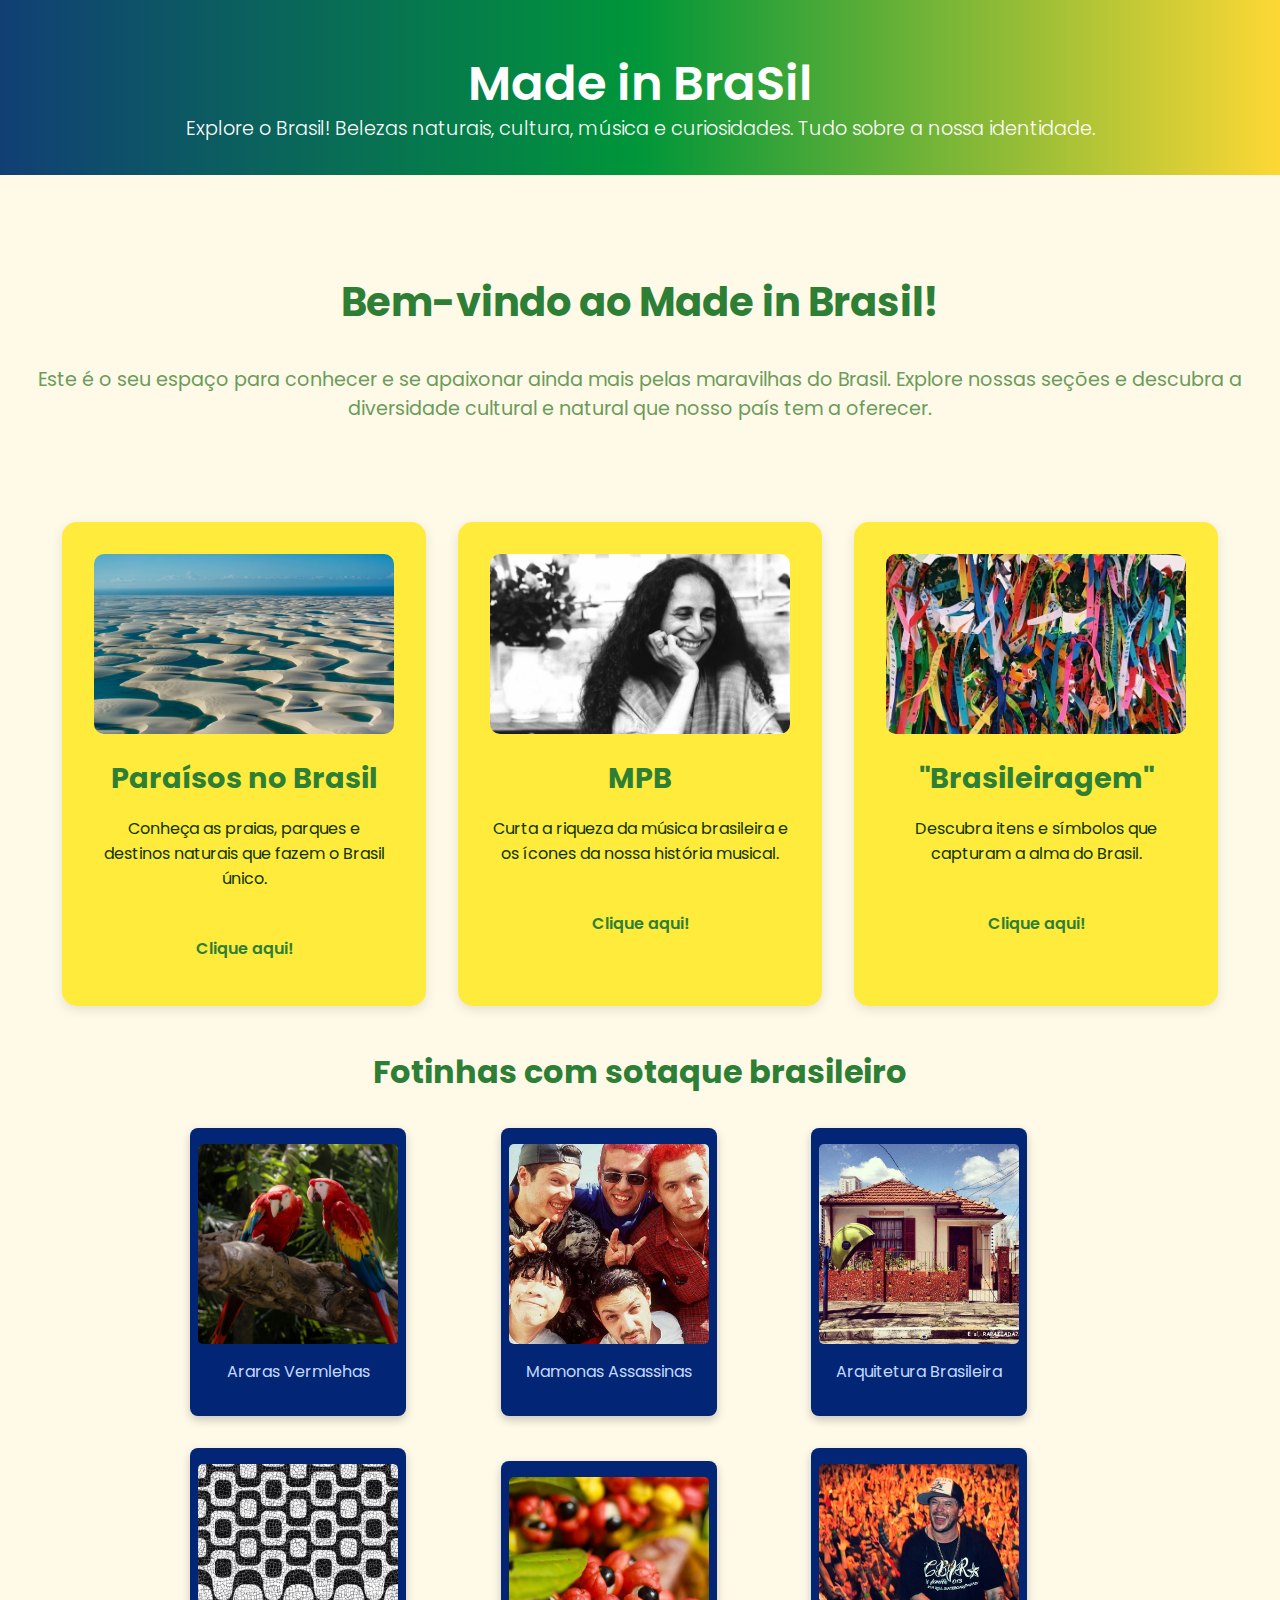
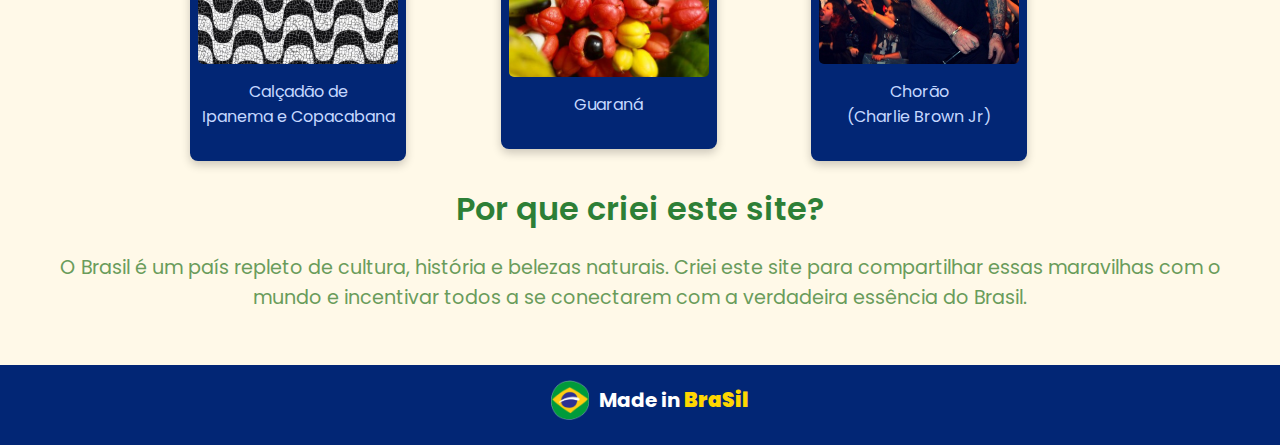
<file: index.html>
<!DOCTYPE html>
<html lang="pt-BR">
<head>
    <meta charset="UTF-8">
    <meta name="viewport" content="width=device-width, initial-scale=1.0">
    <title>madeinbrazil</title>
    <link href="https://fonts.googleapis.com/css2?family=Poppins:wght@300;400;600&display=swap" rel="stylesheet">
    <link rel="stylesheet" href="styles.css">

    <link rel="shortcut icon" type="image/logo.png" href="./imagem/log.png">
</head>
<body>
    <header>
        <div class="header-content">
            <h1>Made in BraSil</h1>
            <p>Explore o Brasil! Belezas naturais, cultura, música e curiosidades. Tudo sobre a nossa identidade.</p>
        </div>
    </header>

    <!-- Tela Inicial -->
    <main>
        <section class="intro">
            <h2>Bem-vindo ao Made in Brasil!</h2>
            <p>Este é o seu espaço para conhecer e se apaixonar ainda mais pelas maravilhas do Brasil. Explore nossas seções e descubra a diversidade cultural e natural que nosso país tem a oferecer.</p>
        </section>

        <!-- Cards de Navegação -->
        <section class="cards">
            <div class="card" id="paraisos">
                <img src="/imagem/lm.jpeg" alt="Paraísos no Brasil">
                <h3>Paraísos no Brasil</h3>
                <p>Conheça as praias, parques e destinos naturais que fazem o Brasil único.</p>
                <a href="paisagem.html" class="btn">Clique aqui!</a>
            </div>

            <div class="card" id="mpb">
                <img src="/imagem/maria.jpg" alt="MPB">
                <h3>MPB</h3>
                <p>Curta a riqueza da música brasileira e os ícones da nossa história musical.</p>
                <a href="mpb.html" class="btn">Clique aqui!</a>
            </div>

            <div class="card" id="coisas-brasil">
                <img src="/imagem/fitinhas.jpg" alt="Coisas do Brasil">
                <h3>"Brasileiragem"</h3>
                <p>Descubra itens e símbolos que capturam a alma do Brasil.</p>
                <a href="brasil.html" class="btn">Clique aqui!</a>
            </div>
        </section>

        <!-- Seção de Polaroids -->
        <section class="polaroids">
            <h2>Fotinhas com sotaque brasileiro</h2>
            <div class="polaroid-gallery">
                <div class="polaroid">
                    <img src="/imagem/arara.jpg" alt="Foto 1">
                    <p>Araras Vermlehas</p>
                </div>
                <div class="polaroid">
                    <img src="/imagem/mamonas.jpg" alt="Foto 2">
                    <p>Mamonas Assassinas</p>
                </div>
                <div class="polaroid">
                    <img src="/imagem/casinha.jpg" alt="Foto 3">
                    <p>Arquitetura Brasileira</p>
                </div>
                <div class="polaroid">
                    <img src="/imagem/cops.jpg" alt="Foto 4">
                    <p>Calçadão de <br>Ipanema e Copacabana</p>
                </div>
                <div class="polaroid">
                    <img src="/imagem/guarana.jpg" alt="Foto 5">
                    <p>Guaraná</p>
                </div>
                <div class="polaroid">
                    <img src="/imagem/chorão.jpg" alt="Foto 5">
                    <p>Chorão <br>(Charlie Brown Jr)</p>
                </div>
            </div>
        </section>   

    <!-- Rodapé -->
    <footer>
        <section class="about">
            <h2 class="about-title">Por que criei este site?</h2>
            <p class="about-text">O Brasil é um país repleto de cultura, história e belezas naturais. Criei este site para compartilhar essas maravilhas com o mundo e incentivar todos a se conectarem com a verdadeira essência do Brasil.</p>
        </section>
    </footer>

    <footer class="footer">
        <div class="footer-content">
            <img src="./imagem/log.png" alt="Logo Made in BraSil" class="footer-logo">
            <span class="footer-text">Made in <strong>BraSil</strong></span>
        </div>
    </footer>
</body>
</html>
</file>
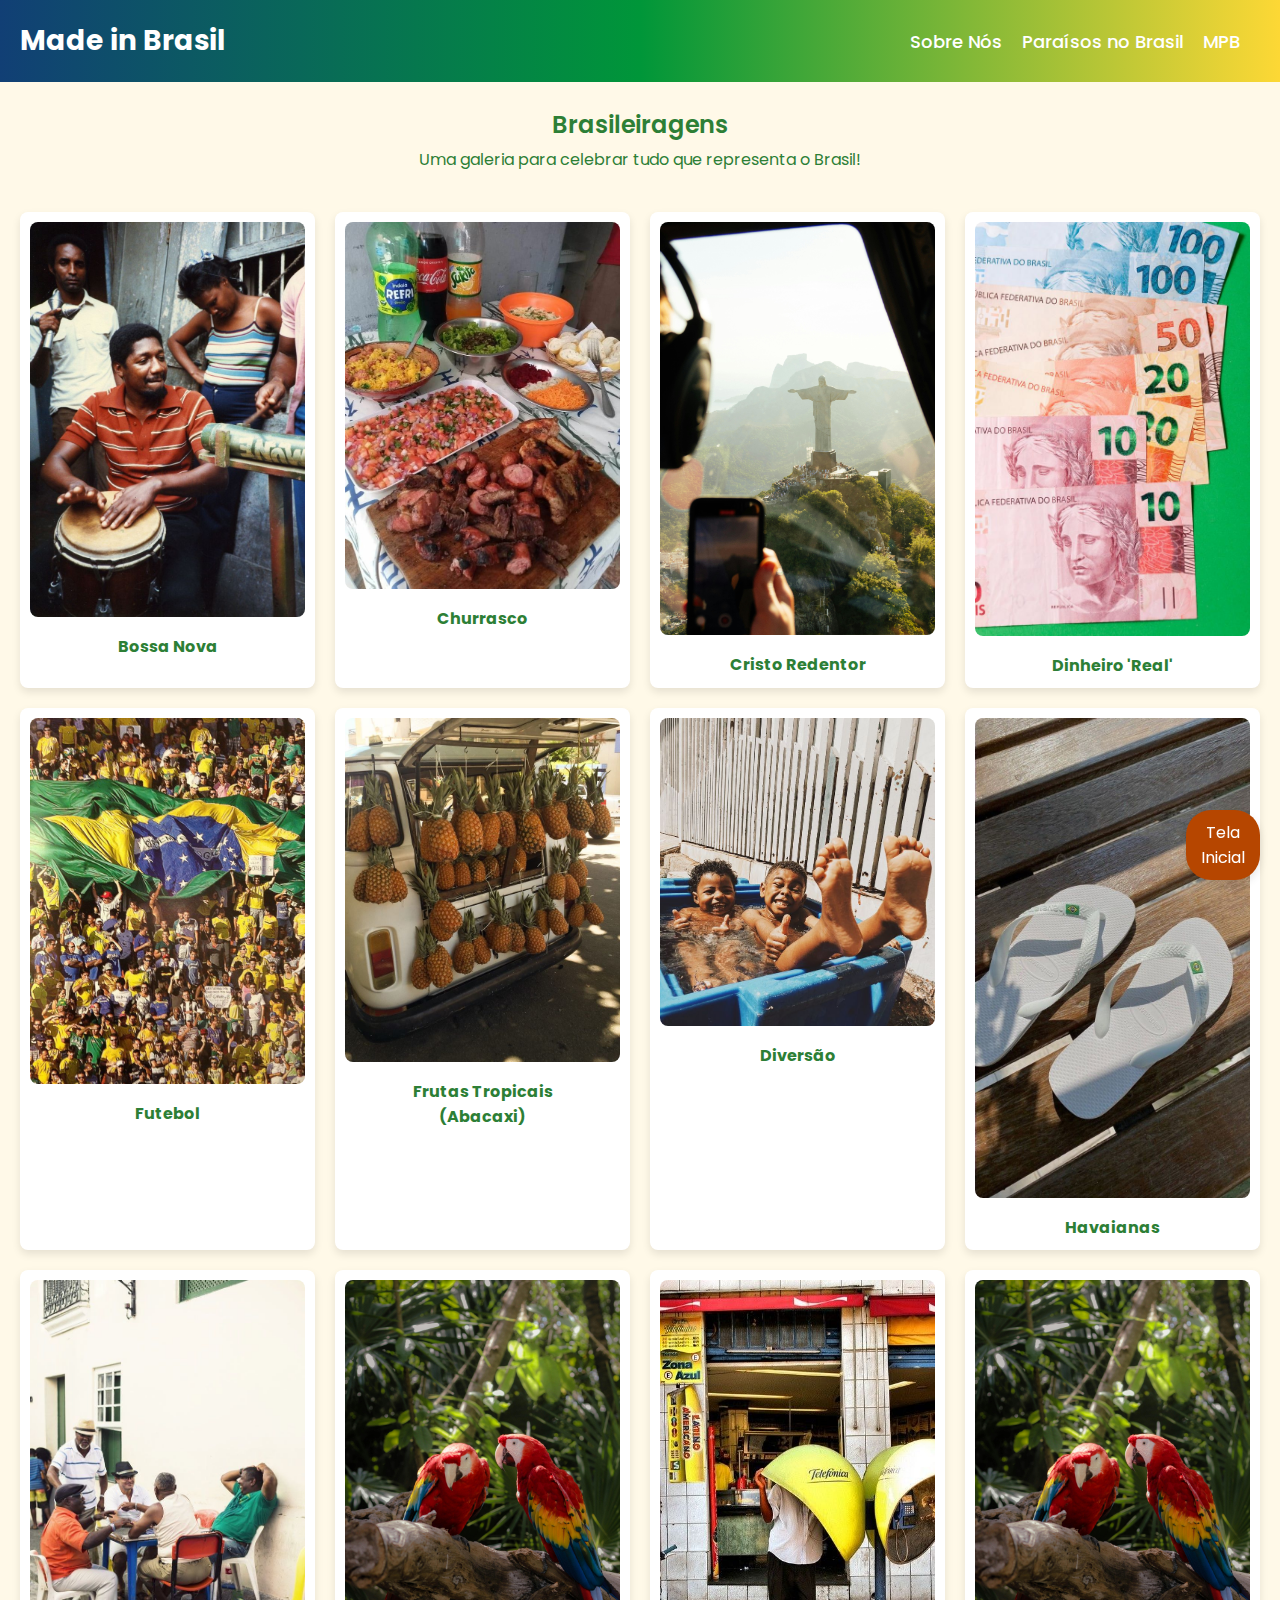
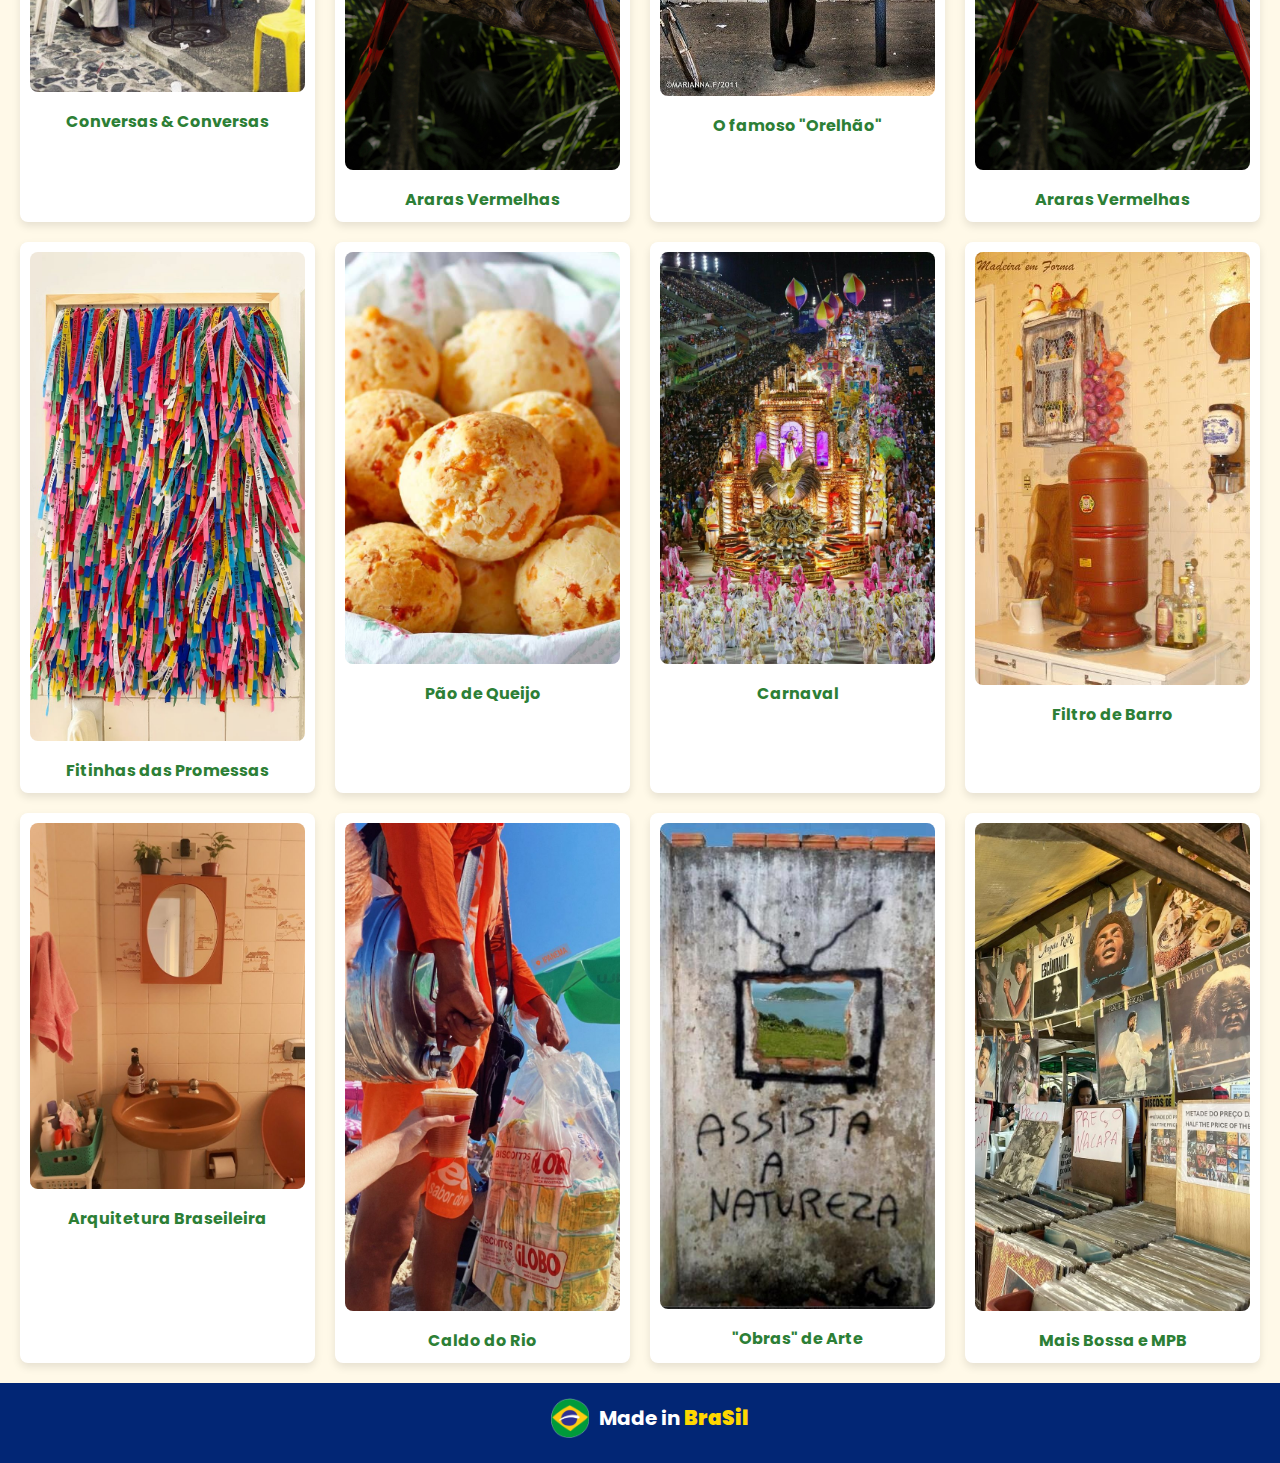
<file: brasil.html>
<!DOCTYPE html>
<html lang="pt-BR">
<head>
    <meta charset="UTF-8">
    <meta name="viewport" content="width=device-width, initial-scale=1.0">
    <title>Brasileiragens</title>
    <link href="https://fonts.googleapis.com/css2?family=Poppins:wght@400;600&display=swap" rel="stylesheet">
    <link rel="stylesheet" href="brasil.css"> 

    <link rel="shortcut icon" type="image/logo.png" href="./imagem/log.png">
</head>
<body id="#top">
    <header class="header-bar">
        <div class="navbar">
            <h1><a href="index.html" class="logo">Made in Brasil</a></h1>
            <nav>
                <ul>
                    <li><a href="index.html">Sobre Nós</a></li>
                    <li><a href="paisagem.html">Paraísos no Brasil</a></li>
                    <li><a href="mpb.html">MPB</a></li>
                </ul>
            </nav>
        </div>
    </header>

    <section class="titulo">
    <h2>Brasileiragens</h2>
    <p>Uma galeria para celebrar tudo que representa o Brasil!</p>
    </section>
    
    <section id="brasileiragens" class="gallery">
        <div class="gallery-item">
            <img src="/imagem/bossa.jpg" alt="Carnaval">
            <p>Bossa Nova</p>
        </div>
        <div class="gallery-item">
            <img src="/imagem/churras.jpg" alt="Feijoada">
            <p>Churrasco</p>
        </div>
        <div class="gallery-item">
            <img src="/imagem/rio.jpg" alt="Futebol">
            <p>Cristo Redentor</p>
        </div>
        <div class="gallery-item">
            <img src="/imagem/dinheiro.jpg" alt="Pão de Queijo">
            <p>Dinheiro 'Real'</p>
        </div>
        <div class="gallery-item">
            <img src="/imagem/copa.jpg" alt="Bossa Nova">
            <p>Futebol</p>
        </div>
        <div class="gallery-item">
            <img src="/imagem/abacaxi.jpg" alt="Pantanal">
            <p>Frutas Tropicais<br> (Abacaxi)</p>
        </div>
        <div class="gallery-item">
            <img src="/imagem/kids.jpg" alt="Havaianas">
            <p>Diversão</p>
        </div>
        <div class="gallery-item">
            <img src="/imagem/havai.jpg" alt="Churrasco">
            <p>Havaianas</p>
        </div>
        <div class="gallery-item">
            <img src="/imagem/batepapo.jpg" alt="Rio de Janeiro">
            <p>Conversas & Conversas</p>
        </div>
        <div class="gallery-item">
            <img src="/imagem/arara.jpg" alt="Bandeira do Brasil">
            <p>Araras Vermelhas</p>
        </div>
        <div class="gallery-item">
            <img src="/imagem/orelhao.jpg" alt="Bandeira do Brasil">
            <p>O famoso "Orelhão"</p>
        </div>        
        <div class="gallery-item">
            <img src="/imagem/arara.jpg" alt="Bandeira do Brasil">
            <p>Araras Vermelhas</p>
        </div>        
        <div class="gallery-item">
            <img src="/imagem/fitas.jpg" alt="Bandeira do Brasil">
            <p>Fitinhas das Promessas</p>
        </div>        
        <div class="gallery-item">
            <img src="/imagem/queijo.jpg" alt="Bandeira do Brasil">
            <p>Pão de Queijo</p>
        </div>        
        <div class="gallery-item">
            <img src="/imagem/carnavaal.jpg" alt="Bandeira do Brasil">
            <p>Carnaval</p>
        </div>
        <div class="gallery-item">
            <img src="/imagem/barro.jpg" alt="Bandeira do Brasil">
            <p>Filtro de Barro</p>
        </div>
        <div class="gallery-item">
            <img src="/imagem/brazil.jpg" alt="Bandeira do Brasil">
            <p>Arquitetura Braseileira</p>
        </div>
        <div class="gallery-item">
            <img src="/imagem/caldo.jpg" alt="Bandeira do Brasil">
            <p>Caldo do Rio</p>
        </div>
        <div class="gallery-item">
            <img src="/imagem/natu.jpg" alt="Bandeira do Brasil">
            <p>"Obras" de Arte</p>
        </div>
        <div class="gallery-item">
            <img src="/imagem/albuns.jpg" alt="Bandeira do Brasil">
            <p>Mais Bossa e MPB</p>
        </div>
    </section>
            
    <a href="#top" class="back-to-top">Tela<br>Inicial</a>

    <footer class="footer">
        <div class="footer-content">
            <img src="./imagem/log.png" alt="Logo Made in BraSil" class="footer-logo">
            <span class="footer-text">Made in <strong>BraSil</strong></span>
        </div>
    </footer>

</body>
</html>
</file>
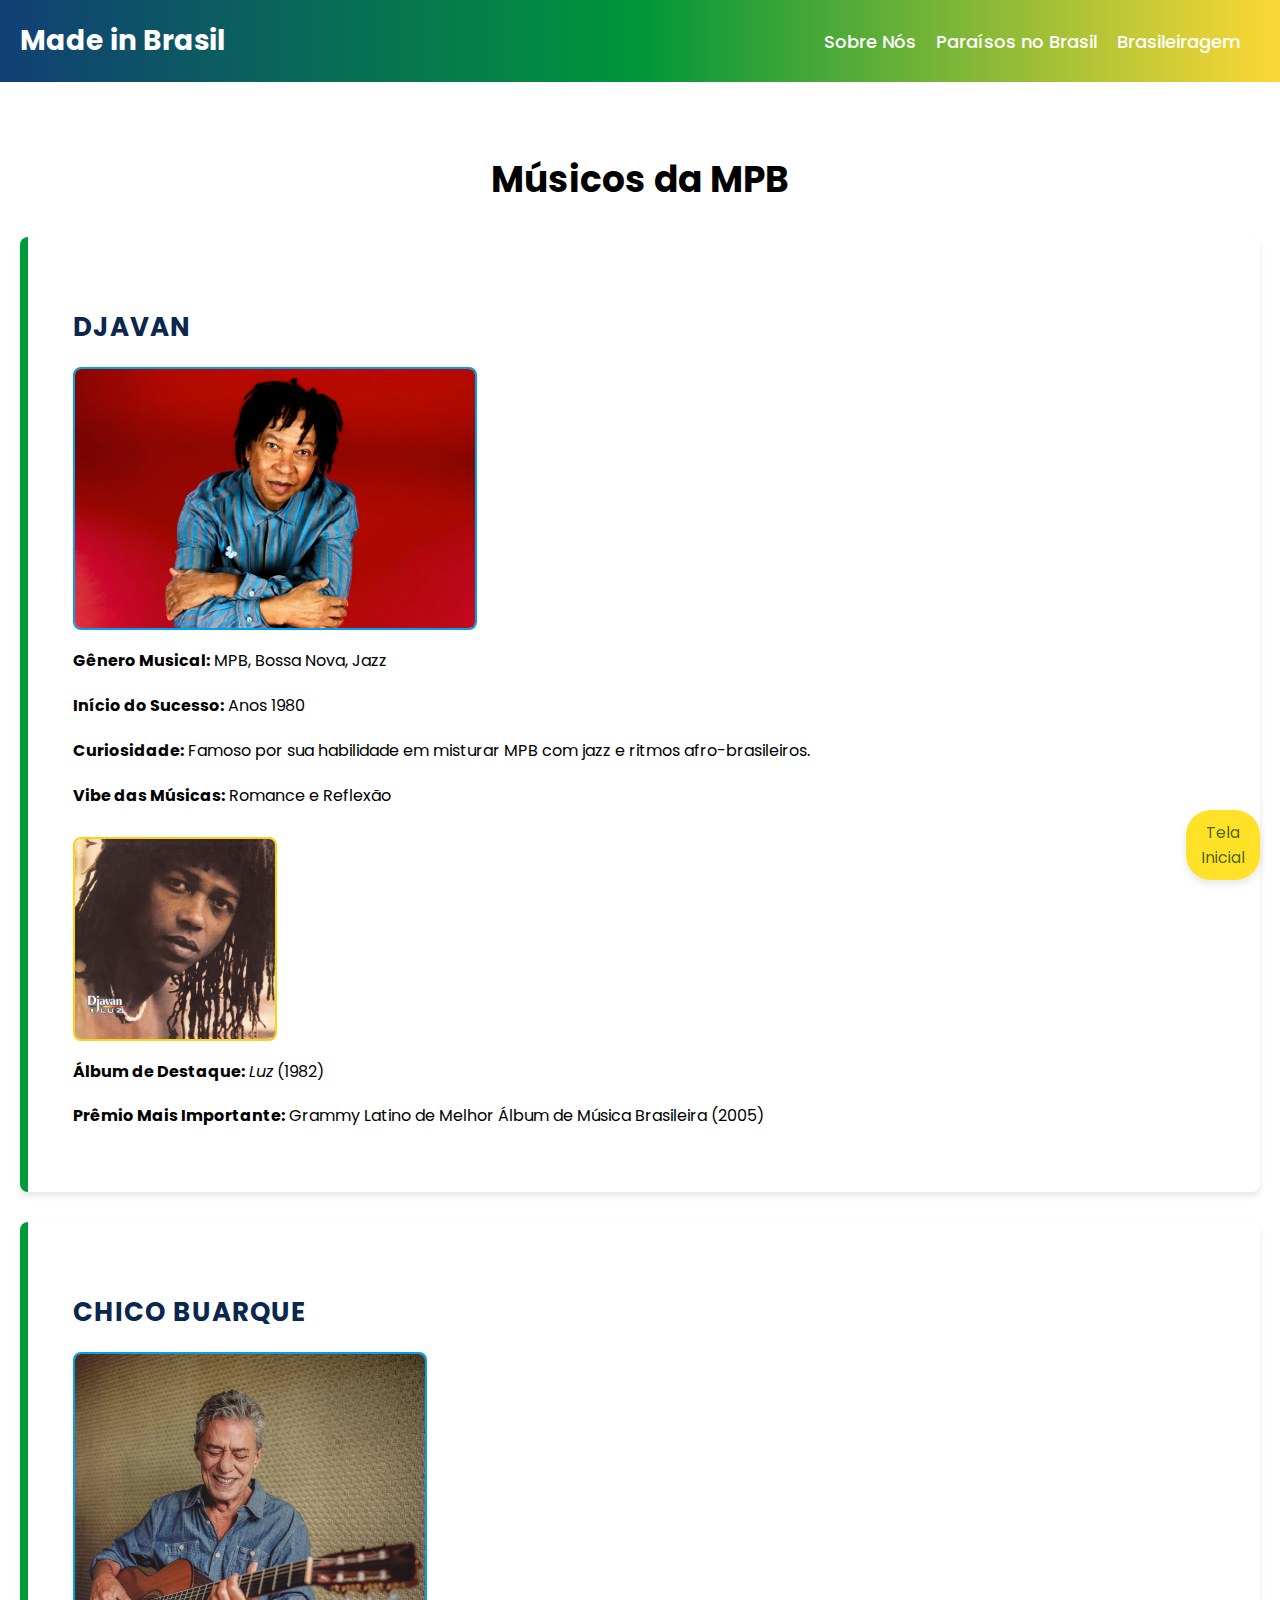
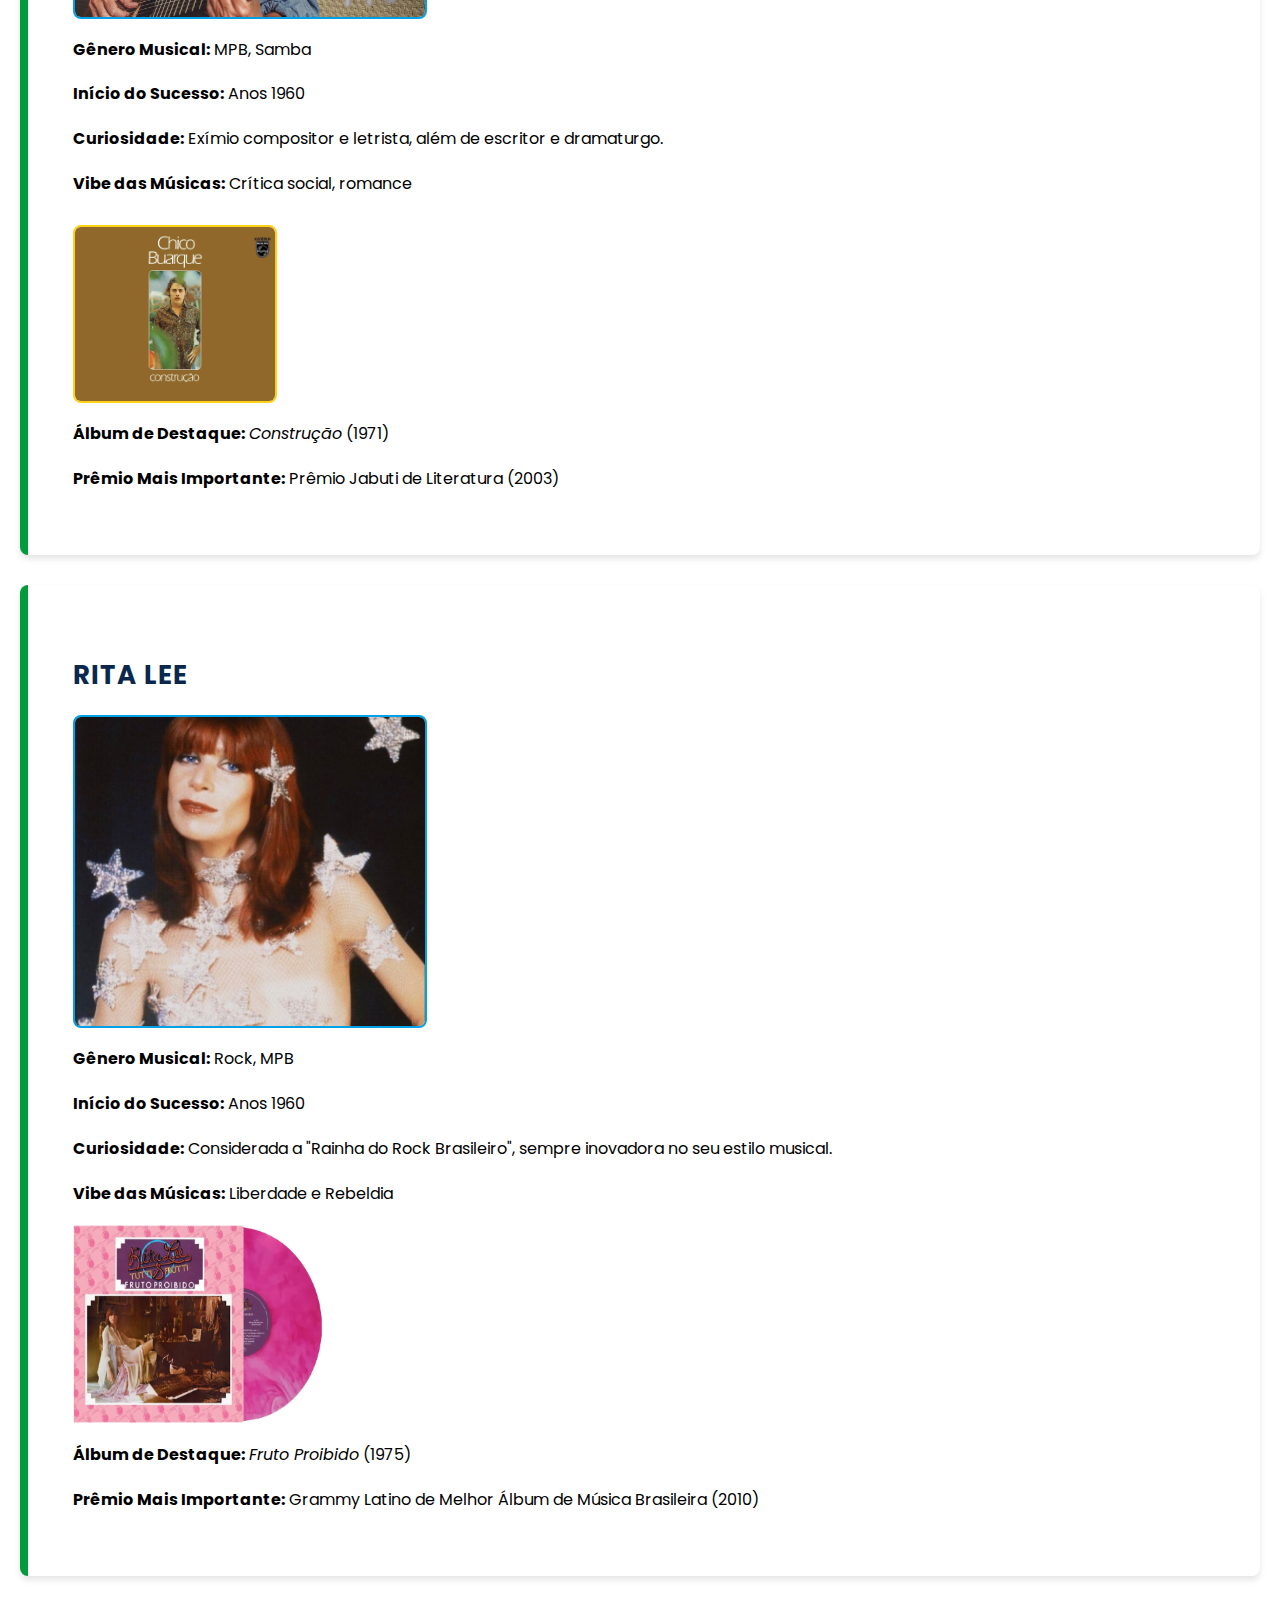
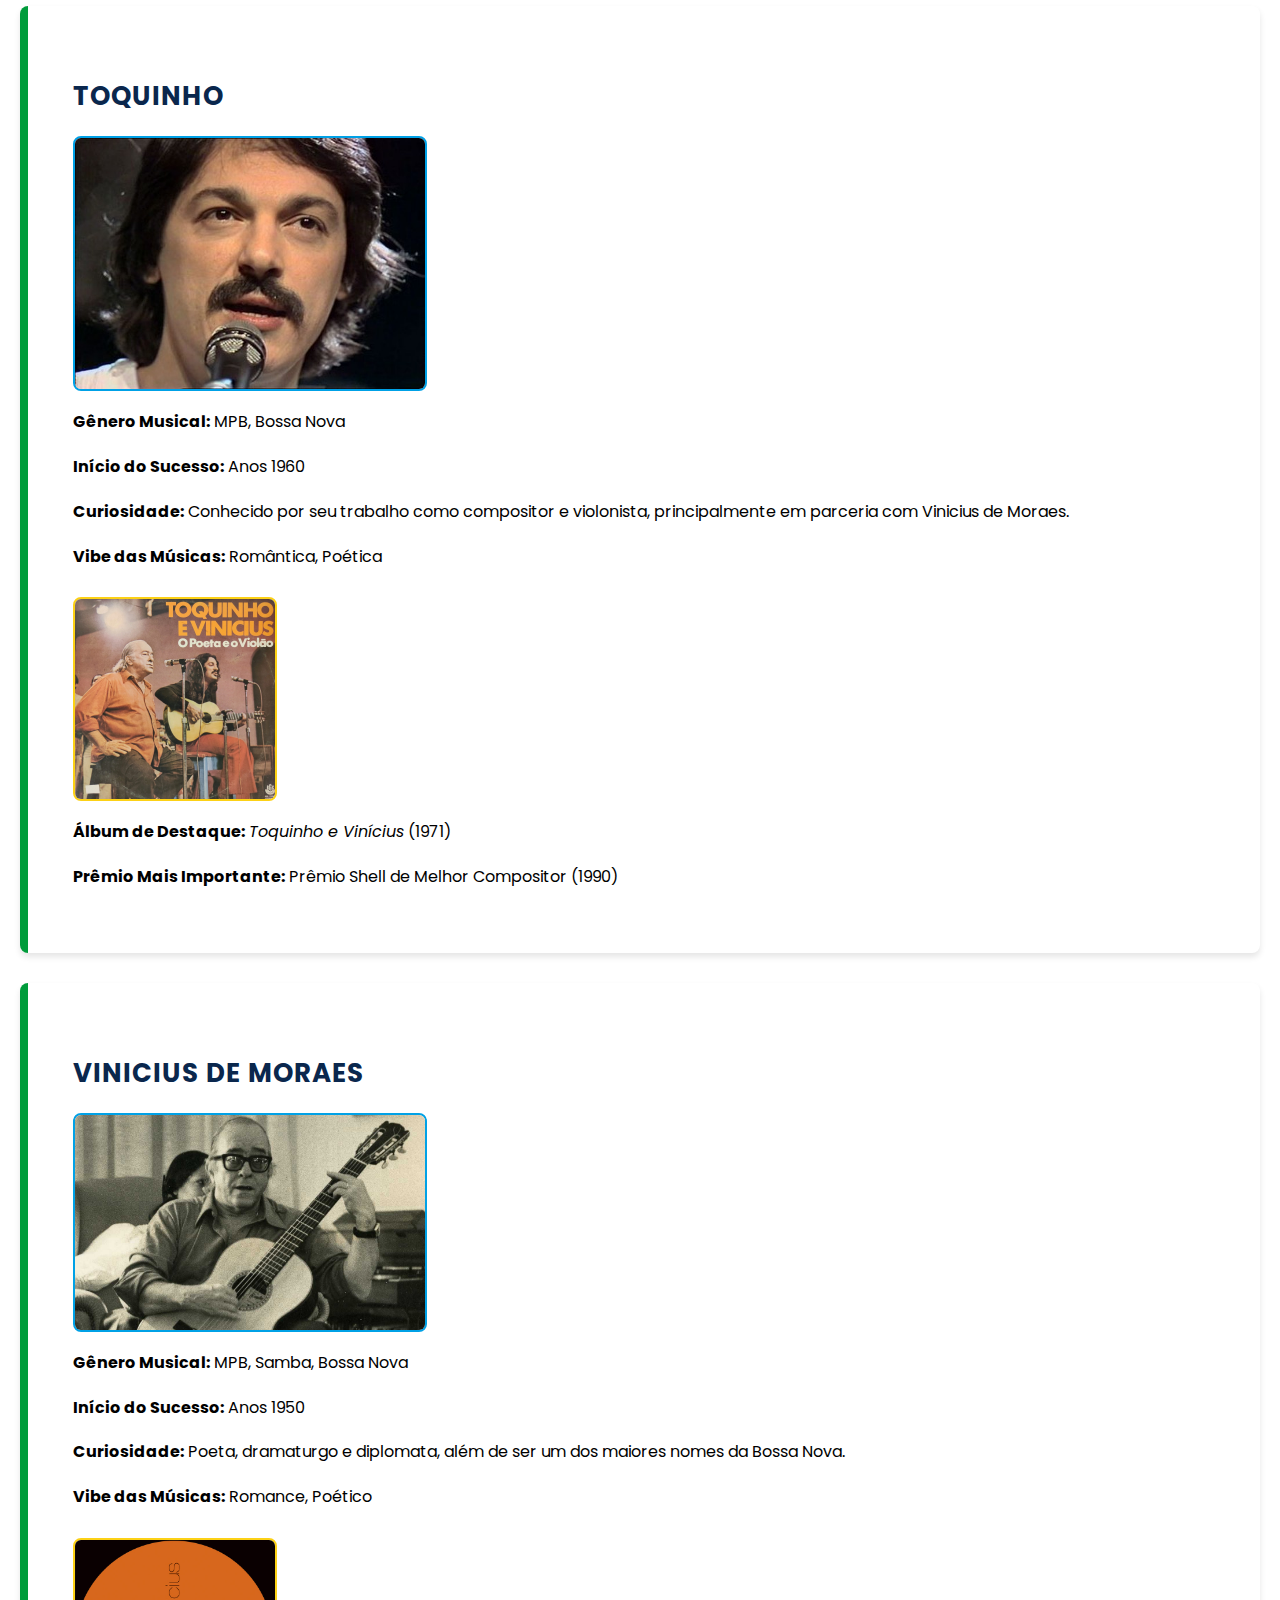
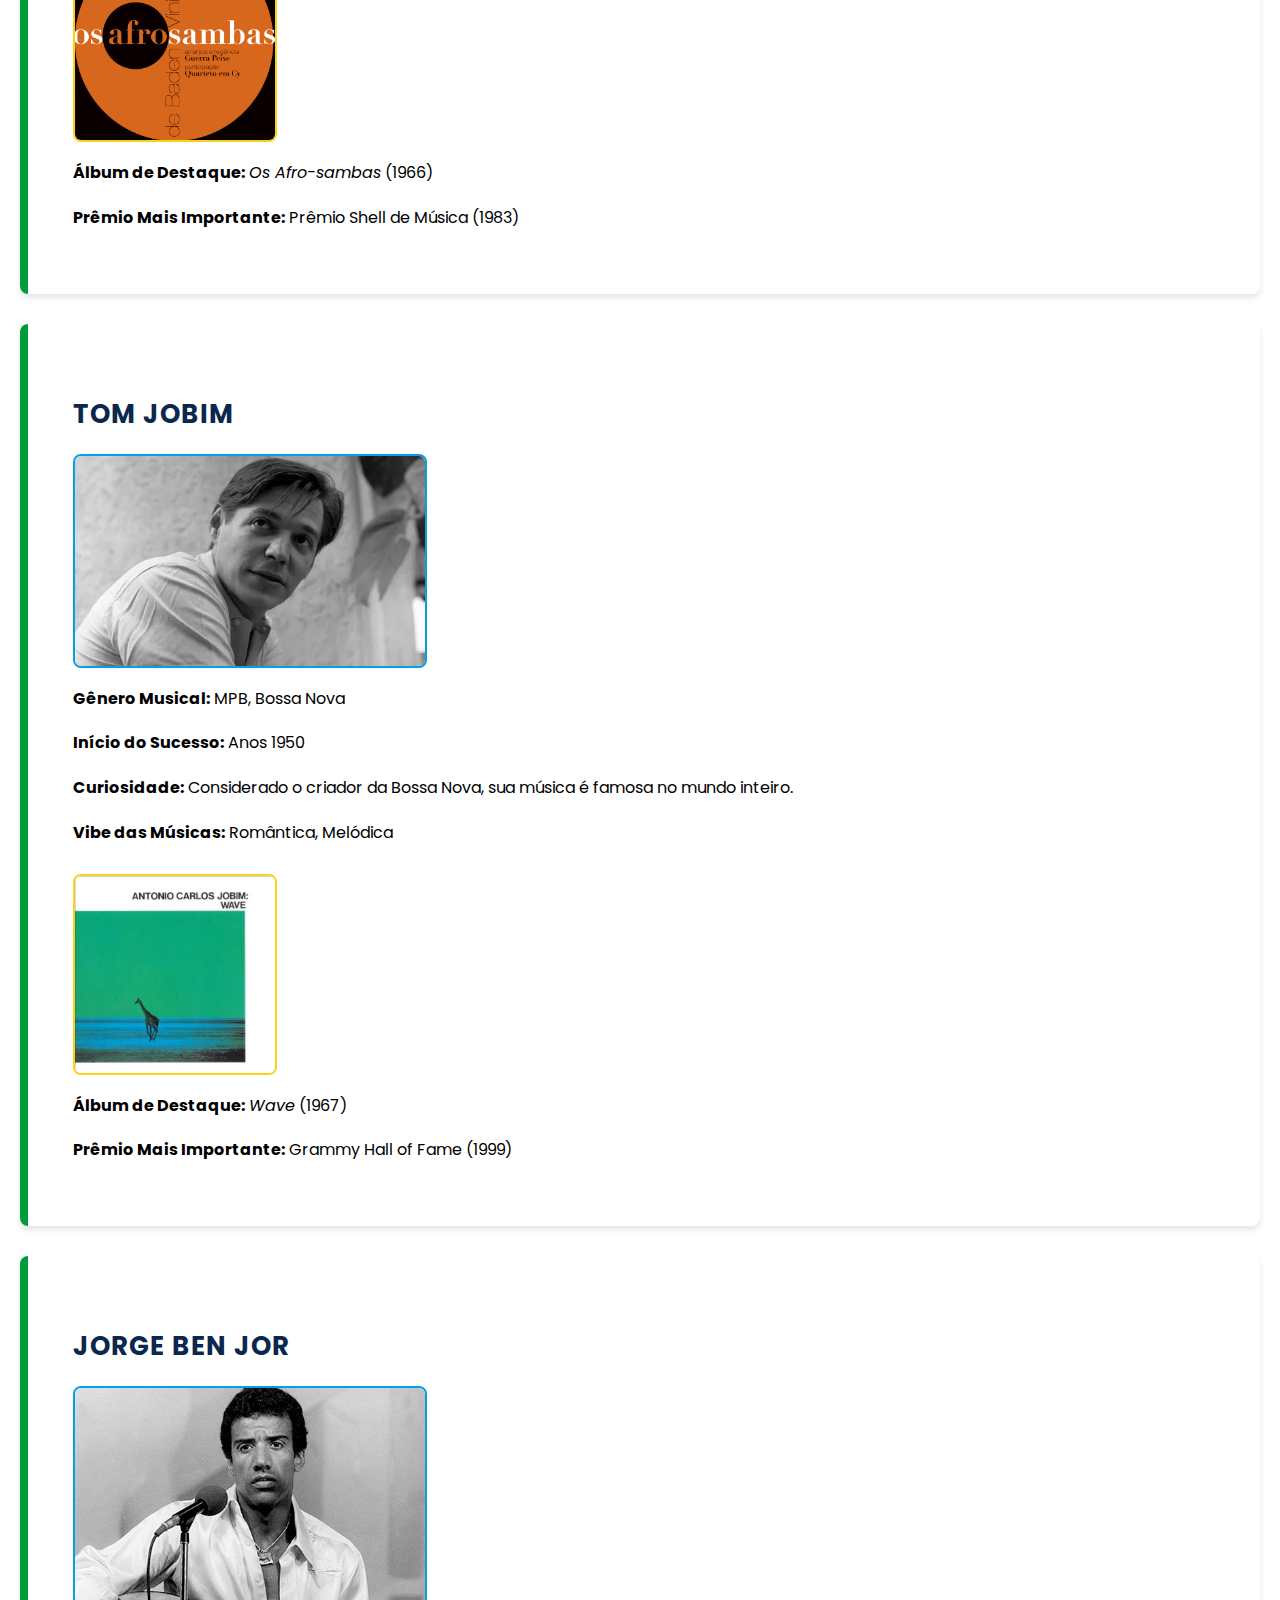
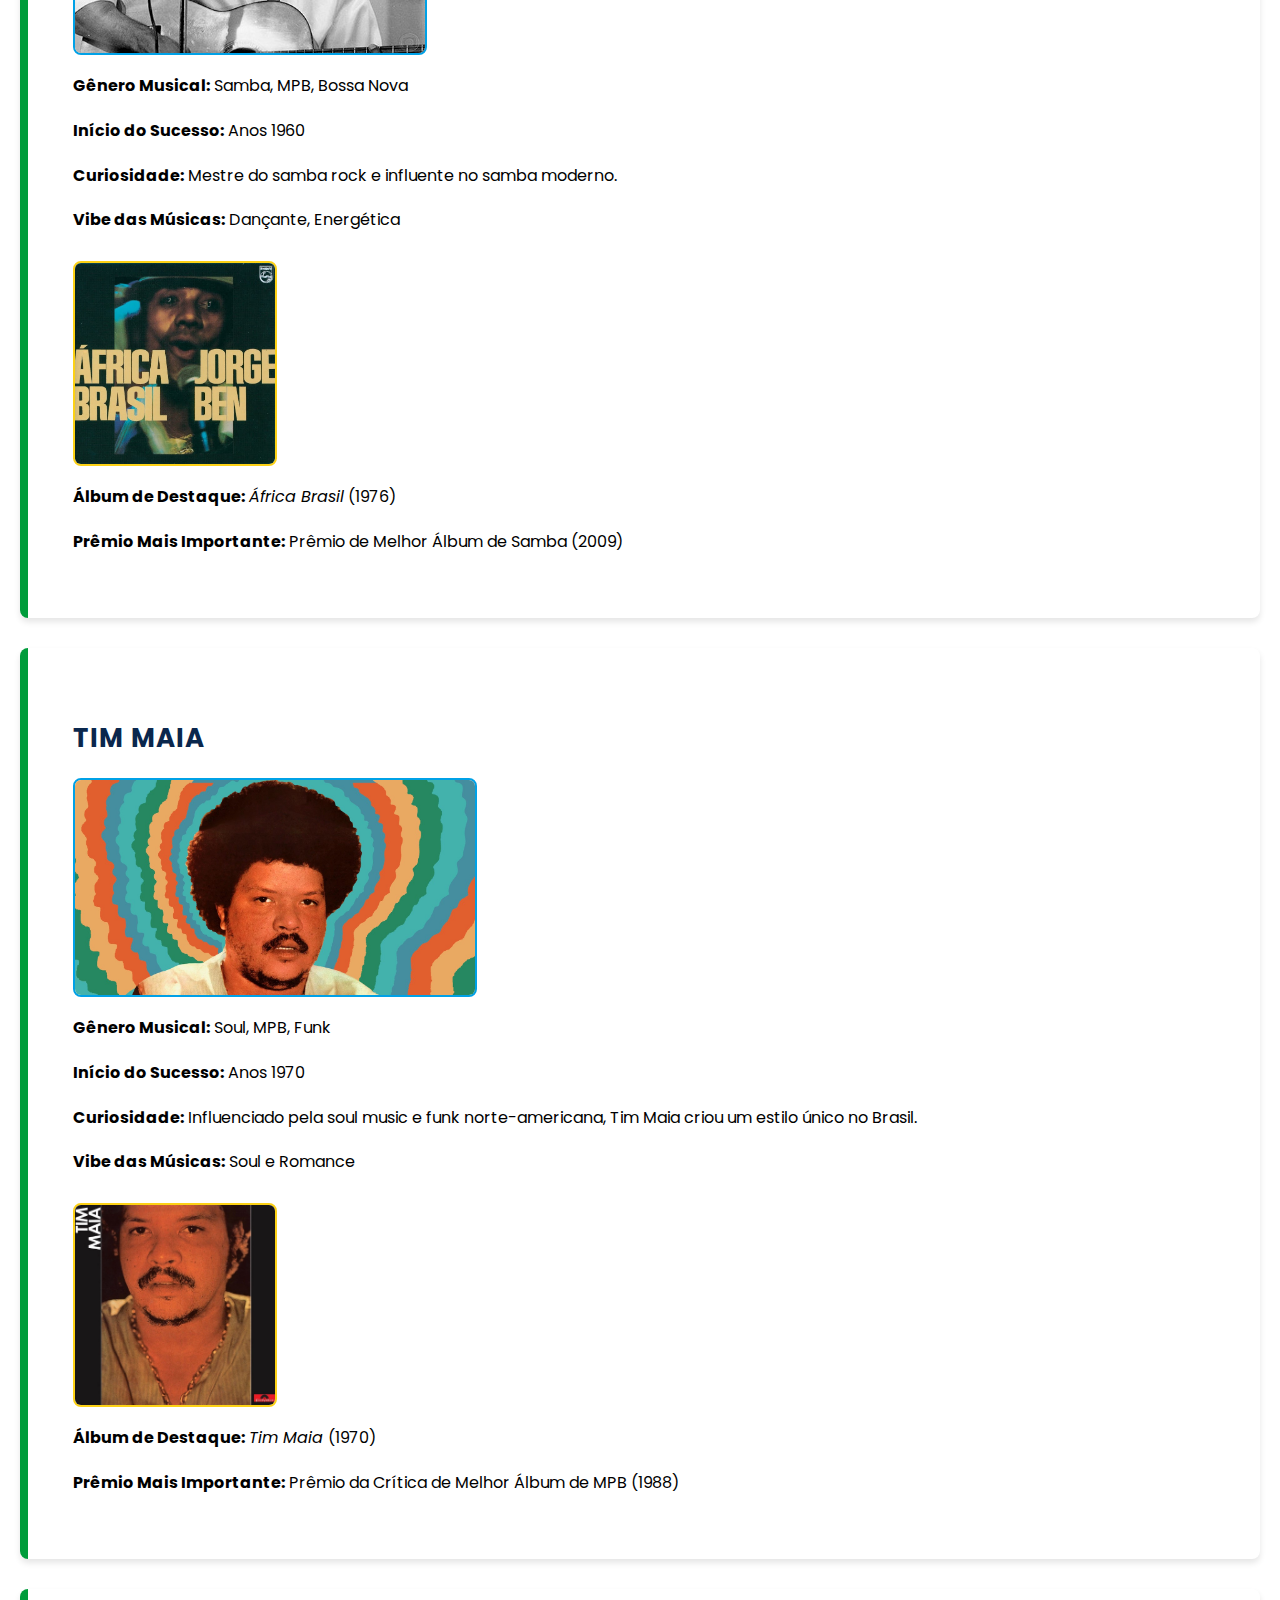
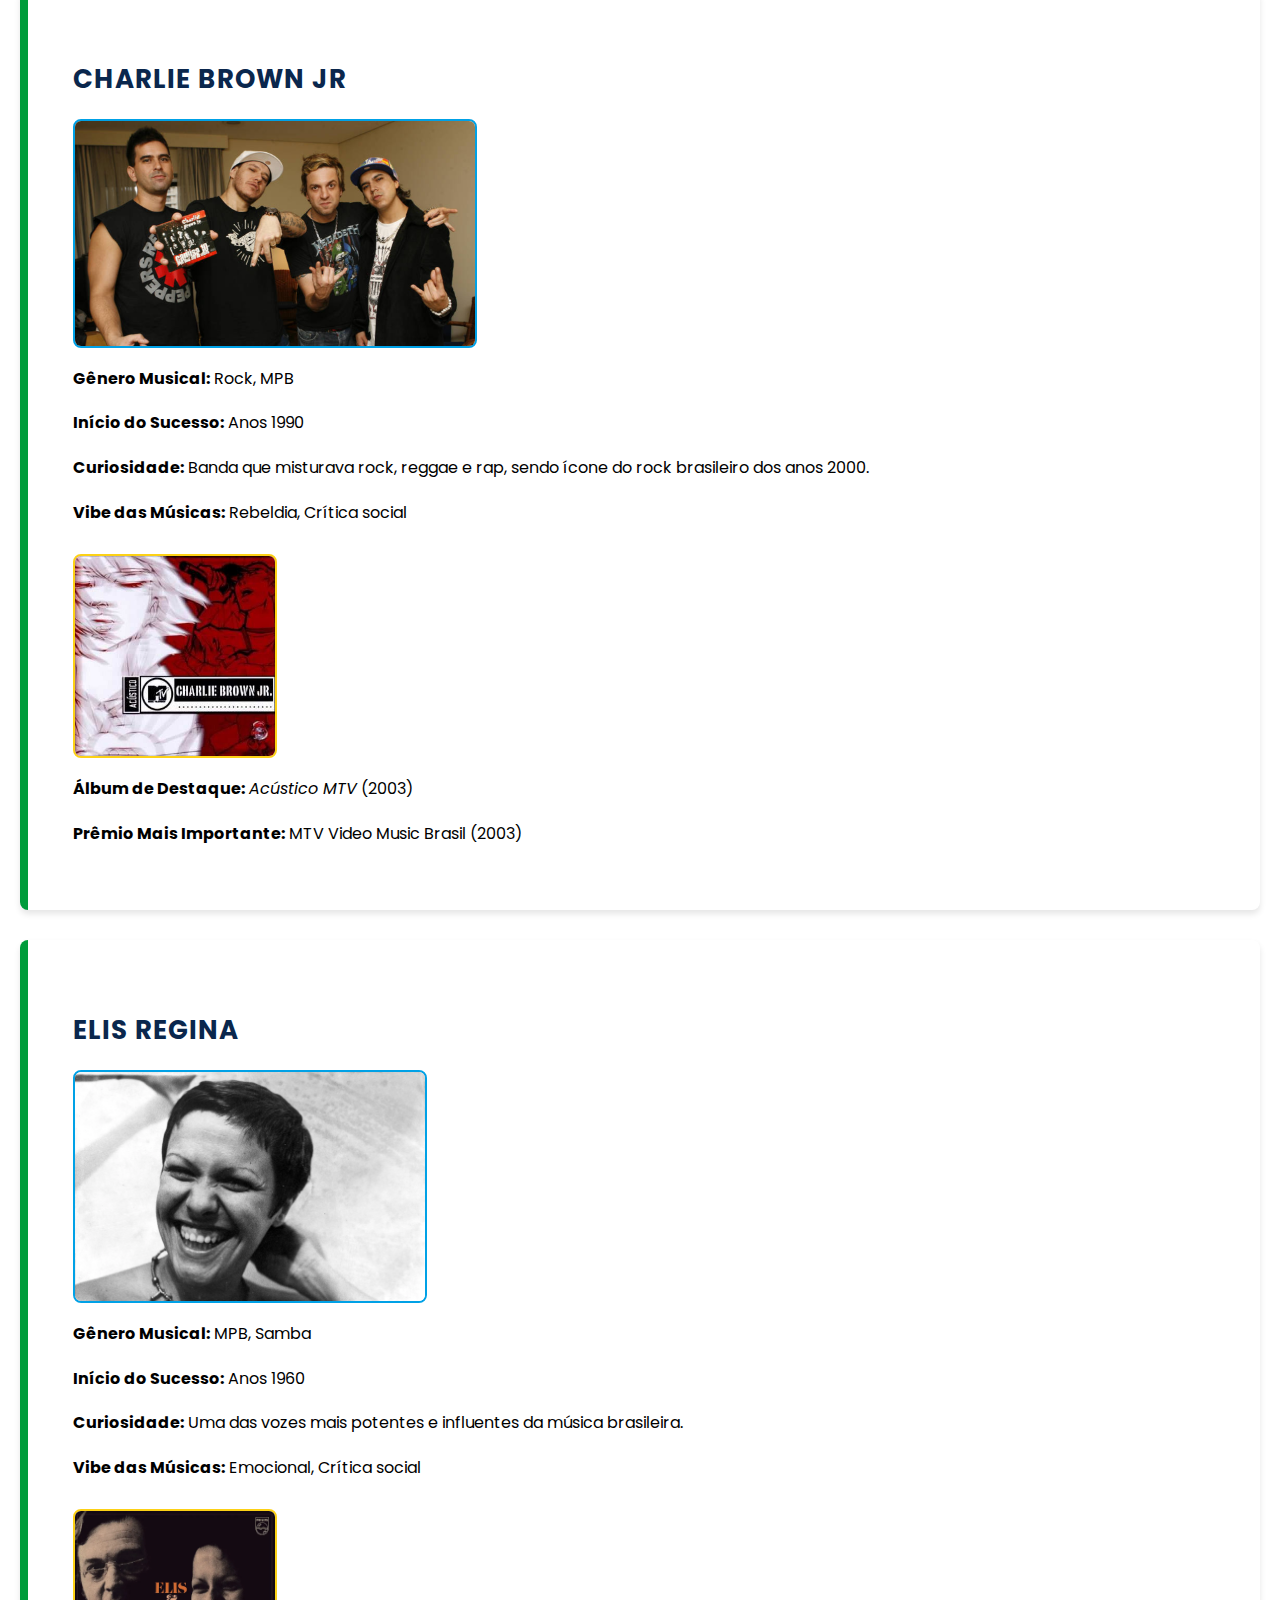
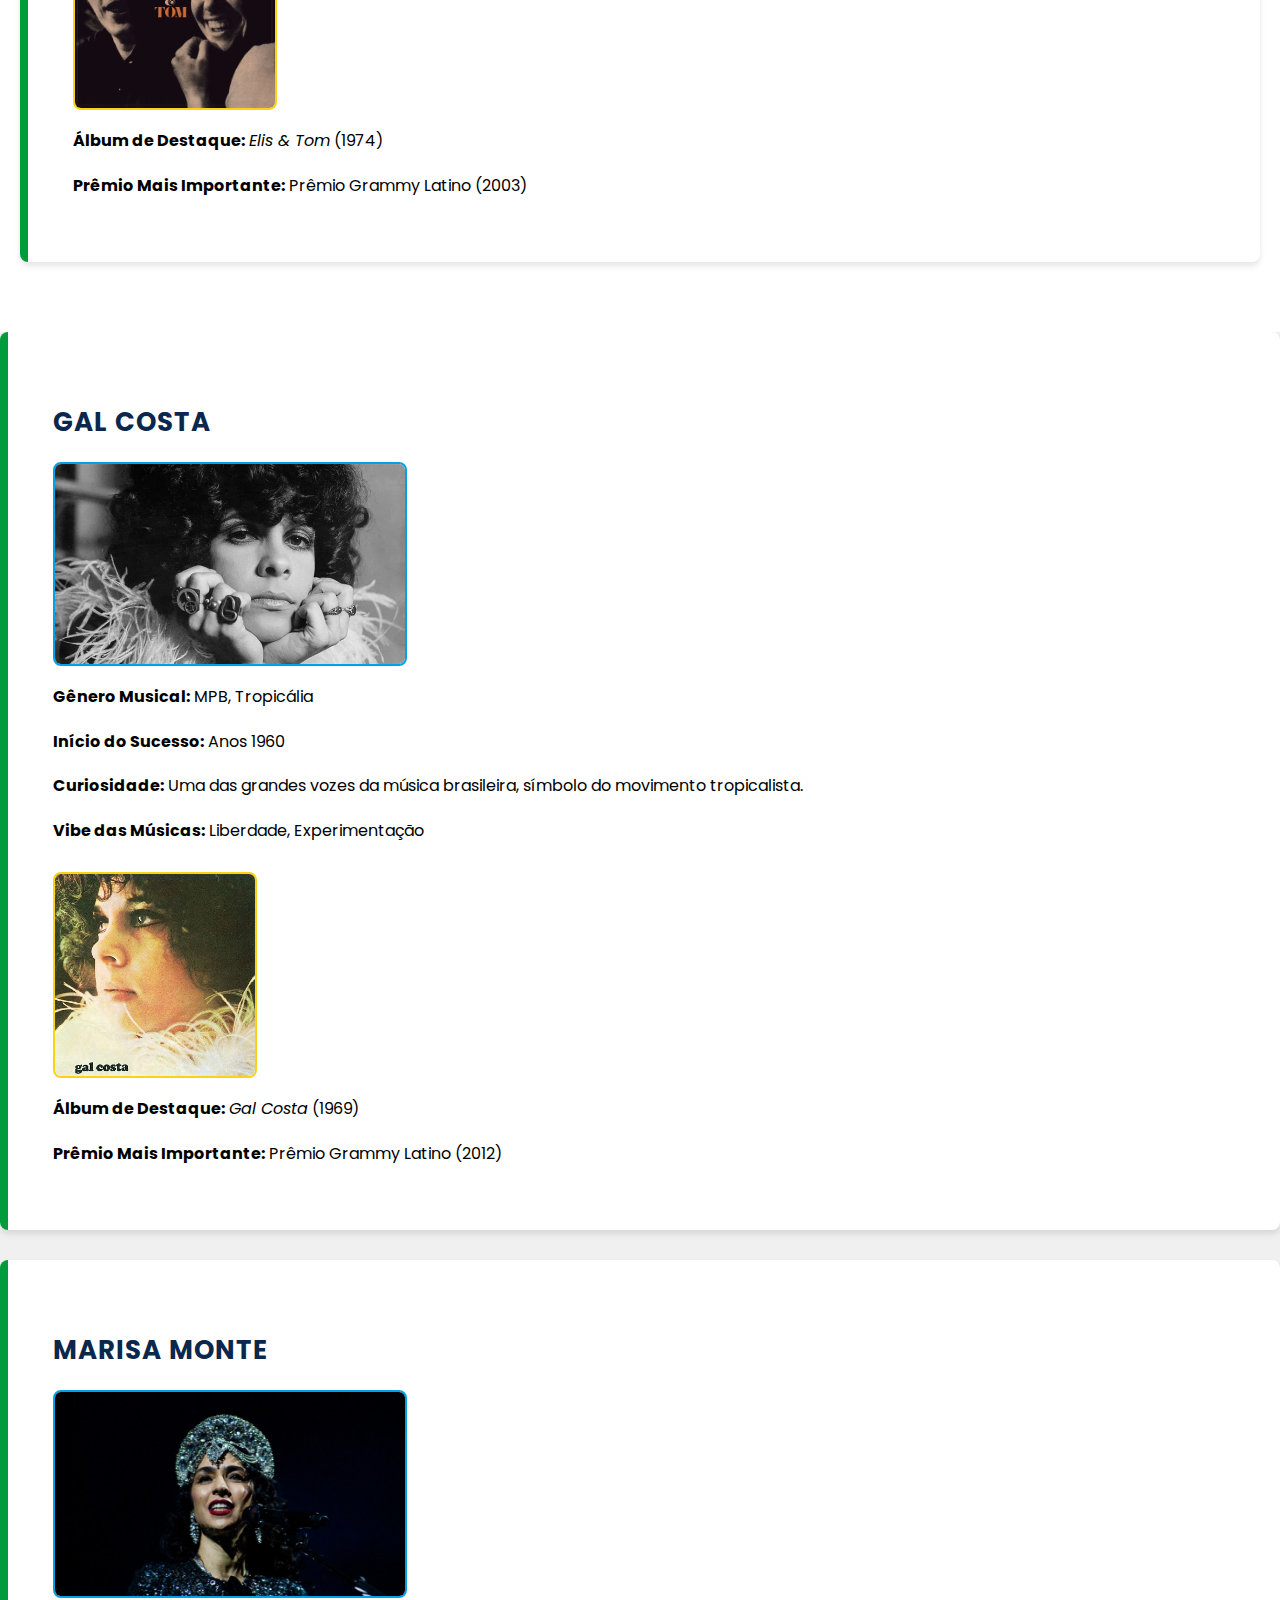
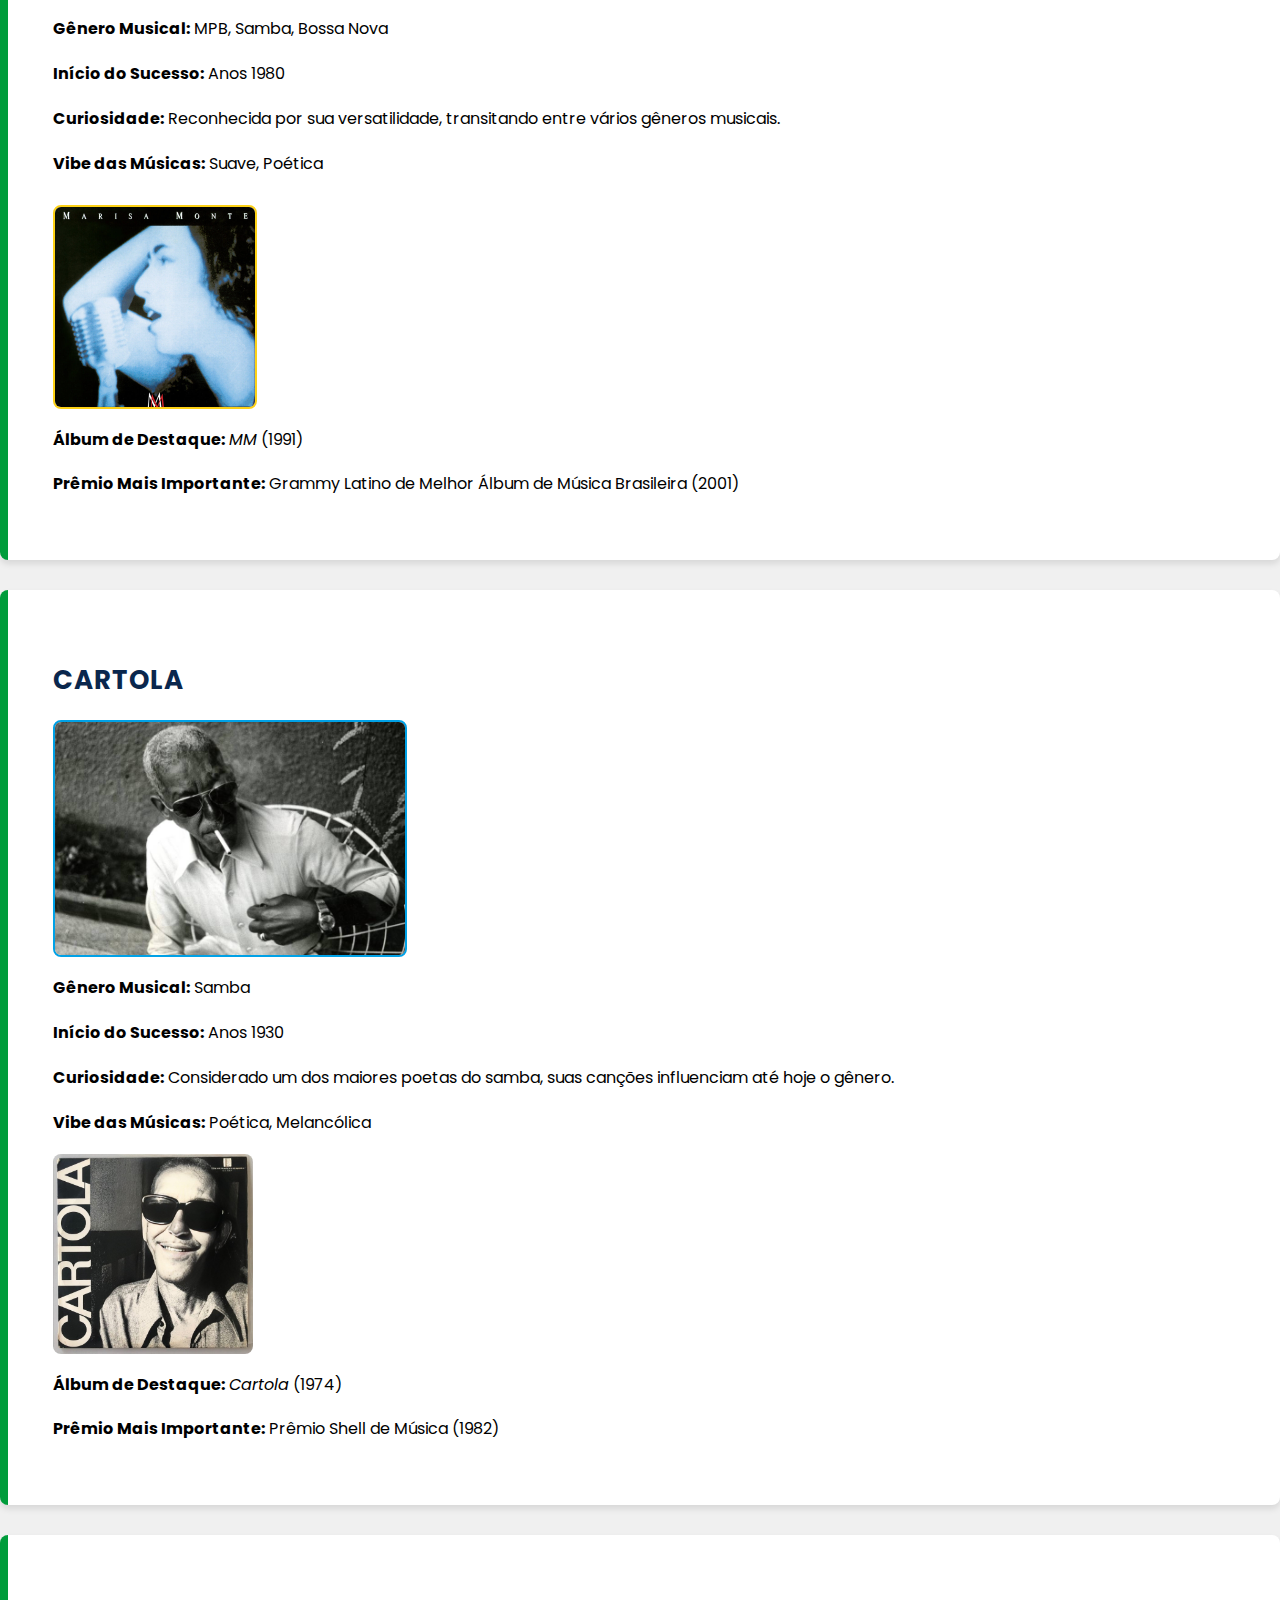
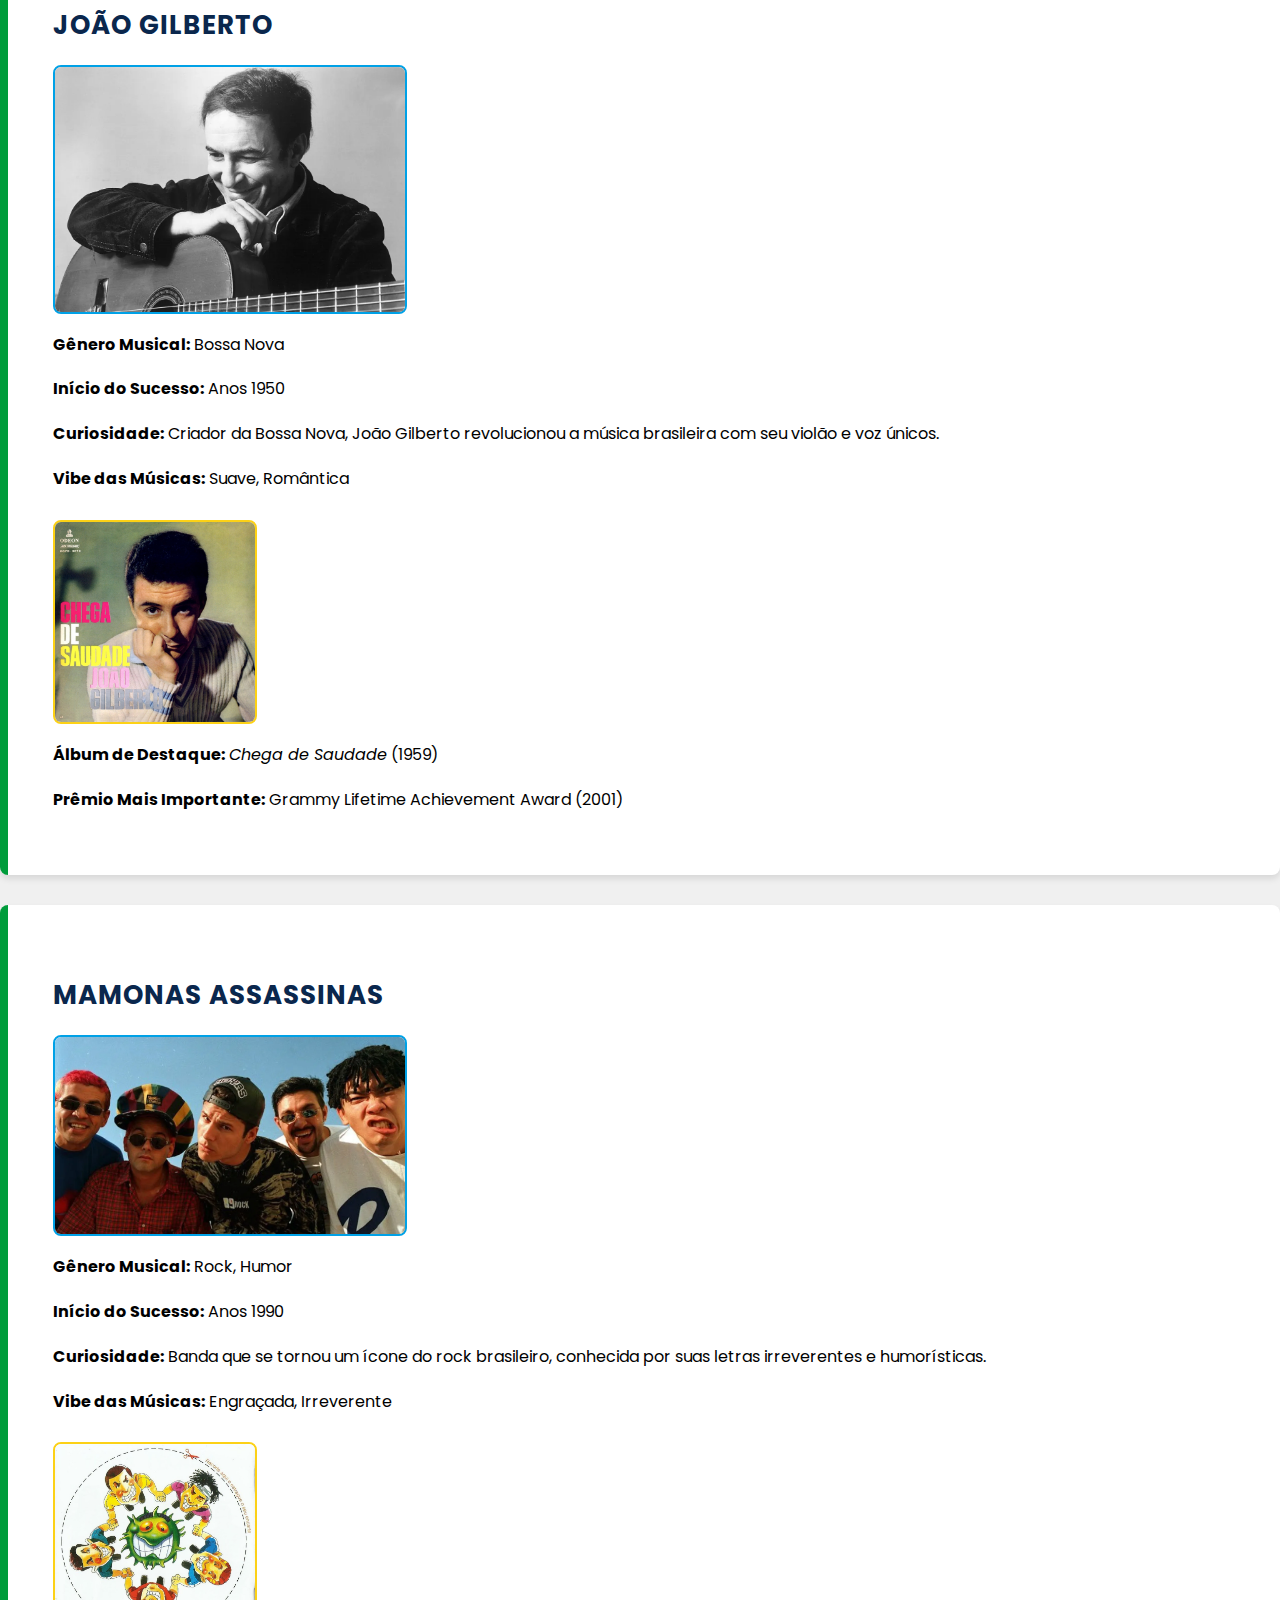
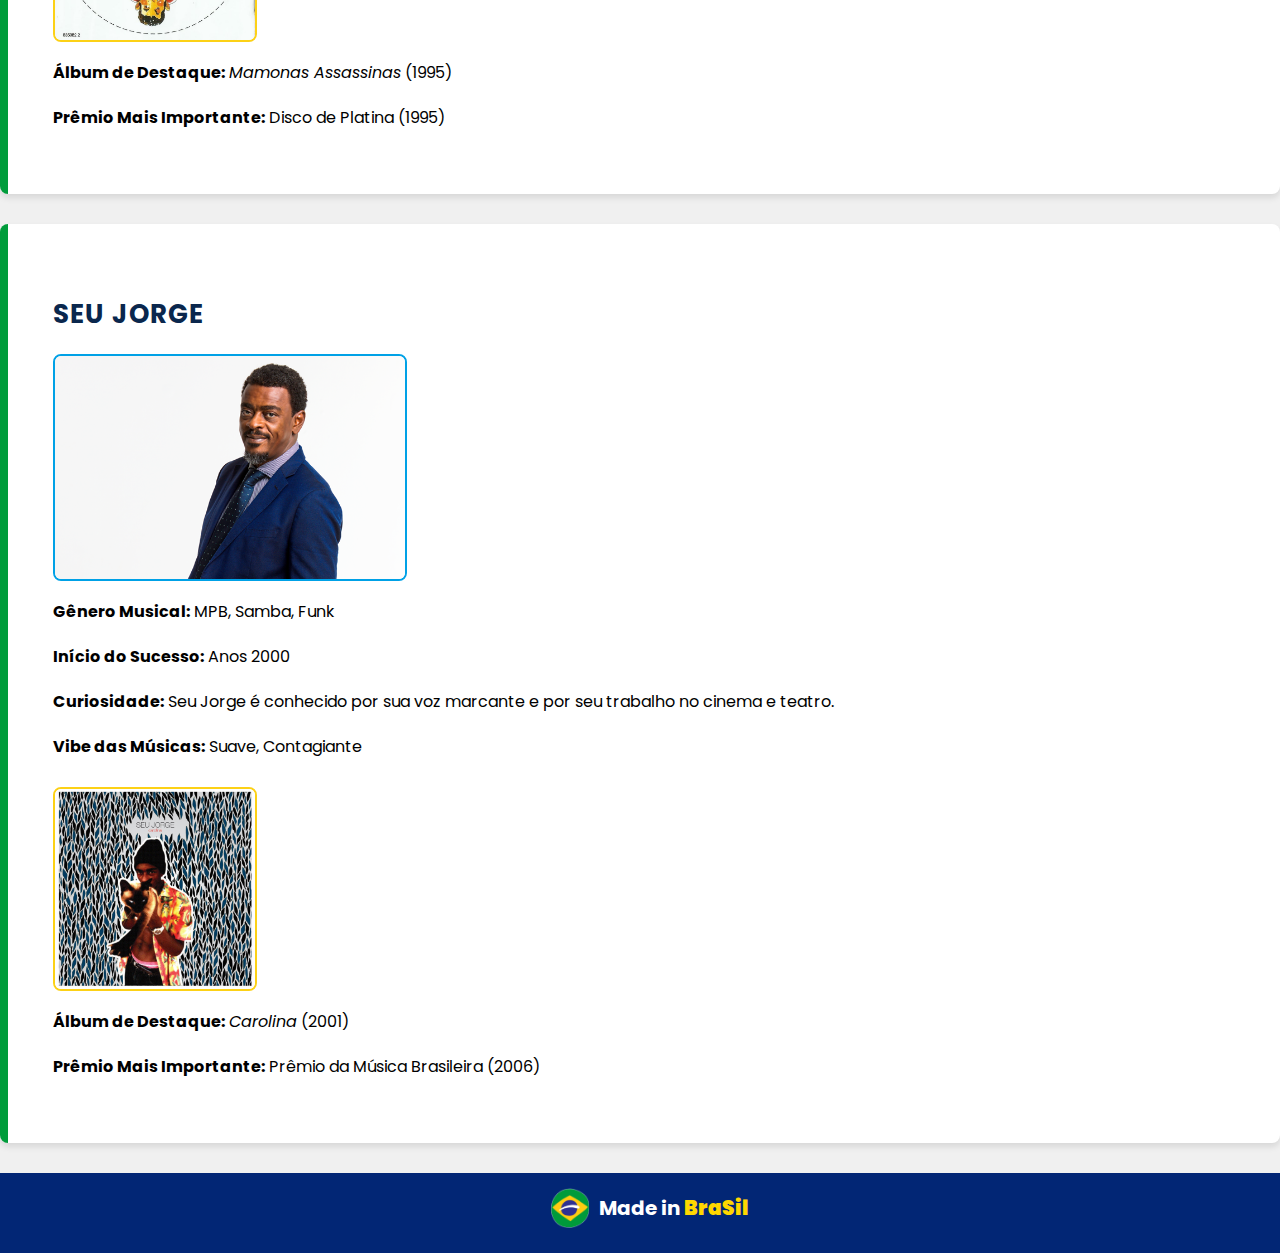
<file: mpb.html>
<!DOCTYPE html>
<html lang="pt-br">
<head>
    <meta charset="UTF-8">
    <meta name="viewport" content="width=device-width, initial-scale=1.0">
    <title>MPB - Música Popular Brasileira</title>
    <link href="https://fonts.googleapis.com/css2?family=Poppins:wght@400;600&display=swap" rel="stylesheet">
    <link rel="stylesheet" href="mpb.css">

    <link rel="shortcut icon" type="image/logo.png" href="./imagem/log.png">
</head>
<body id="top">
    <header class="header-bar">
        <div class="navbar">
            <h1><a href="index.html" class="logo">Made in Brasil</a></h1>
            <nav>
                <ul>
                    <li><a href="index.html">Sobre Nós</a></li>
                    <li><a href="paisagem.html">Paraísos no Brasil</a></li>
                    <li><a href="brasil.html">Brasileiragem</a></li>
                </ul>
            </nav>
        </div>
    </header>

    <section class="mpb-info">
        <h2>Músicos da MPB</h2>

        <div class="artist">
            <h3>Djavan</h3>
            <img src="./imagem/djavan.webp" alt="Foto de Djavan" class="artist-img"  width="400" height="300">
            <p><strong>Gênero Musical:</strong> MPB, Bossa Nova, Jazz</p>
            <p><strong>Início do Sucesso:</strong> Anos 1980</p>
            <p><strong>Curiosidade:</strong> Famoso por sua habilidade em misturar MPB com jazz e ritmos afro-brasileiros.</p>
            <p><strong>Vibe das Músicas:</strong> Romance e Reflexão</p>
            <img src="/imagem/djavan2.jpg" alt="Álbum Luz" class="album-img" width="200" height="200">
            <p><strong>Álbum de Destaque:</strong> <em>Luz</em> (1982)</p>
            <p><strong>Prêmio Mais Importante:</strong> Grammy Latino de Melhor Álbum de Música Brasileira (2005)</p>
        </div>

        <div class="artist">
            <h3>Chico Buarque</h3>
            <img src="./imagem/Chico.webp" alt="Foto de Chico Buarque" class="artist-img" width="350" height="250">
            <p><strong>Gênero Musical:</strong> MPB, Samba</p>
            <p><strong>Início do Sucesso:</strong> Anos 1960</p>
            <p><strong>Curiosidade:</strong> Exímio compositor e letrista, além de escritor e dramaturgo.</p>
            <p><strong>Vibe das Músicas:</strong> Crítica social, romance</p>
            <img src="./imagem/Chico2.jpg" alt="Álbum Construção" class="album-img" width="200" height="200">
            <p><strong>Álbum de Destaque:</strong> <em>Construção</em> (1971)</p>
            <p><strong>Prêmio Mais Importante:</strong> Prêmio Jabuti de Literatura (2003)</p>
        </div>

        <div class="artist">
            <h3>Rita Lee</h3>
            <img src="./imagem/rita.jpg" alt="Foto de Rita Lee" class="artist-img" width="350" height="250">
            <p><strong>Gênero Musical:</strong> Rock, MPB</p>
            <p><strong>Início do Sucesso:</strong> Anos 1960</p>
            <p><strong>Curiosidade:</strong> Considerada a "Rainha do Rock Brasileiro", sempre inovadora no seu estilo musical.</p>
            <p><strong>Vibe das Músicas:</strong> Liberdade e Rebeldia</p>
            <img src="./imagem/rita2.png" alt="Álbum Rita Lee" class="album-imgrit" width="250" height="200">
            <p><strong>Álbum de Destaque:</strong> <em>Fruto Proibido</em> (1975)</p>
            <p><strong>Prêmio Mais Importante:</strong> Grammy Latino de Melhor Álbum de Música Brasileira (2010)</p>
    </div>

        <div class="artist">
            <h3>Toquinho</h3>
            <img src="./imagem/toquinho.webp" alt="Foto de Toquinho" class="artist-img" width="350" height="250">
            <p><strong>Gênero Musical:</strong> MPB, Bossa Nova</p>
            <p><strong>Início do Sucesso:</strong> Anos 1960</p>
            <p><strong>Curiosidade:</strong> Conhecido por seu trabalho como compositor e violonista, principalmente em parceria com Vinicius de Moraes.</p>
            <p><strong>Vibe das Músicas:</strong> Romântica, Poética</p>
            <img src="./imagem/vinitoq.webp" alt="Álbum O Canto de Toquinho" class="album-img" width="200" height="200">
            <p><strong>Álbum de Destaque:</strong> <em>Toquinho e Vinícius</em> (1971)</p>
            <p><strong>Prêmio Mais Importante:</strong> Prêmio Shell de Melhor Compositor (1990)</p>
        </div>

        <div class="artist">
            <h3>Vinicius de Moraes</h3>
            <img src="./imagem/vinie.png" alt="Foto de Vinicius de Moraes" class="artist-img" width="350" height="250">
            <p><strong>Gênero Musical:</strong> MPB, Samba, Bossa Nova</p>
            <p><strong>Início do Sucesso:</strong> Anos 1950</p>
            <p><strong>Curiosidade:</strong> Poeta, dramaturgo e diplomata, além de ser um dos maiores nomes da Bossa Nova.</p>
            <p><strong>Vibe das Músicas:</strong> Romance, Poético</p>
            <img src="./imagem/vini2.jfif" alt="Álbum Vinicius de Moraes" class="album-img" width="200" height="200">
            <p><strong>Álbum de Destaque:</strong> <em>Os Afro-sambas</em> (1966)</p>
            <p><strong>Prêmio Mais Importante:</strong> Prêmio Shell de Música (1983)</p>
        </div>

        <div class="artist">
            <h3>Tom Jobim</h3>
            <img src="/imagem/tom.webp" alt="Foto de Tom Jobim" class="artist-img" width="350" height="250">
            <p><strong>Gênero Musical:</strong> MPB, Bossa Nova</p>
            <p><strong>Início do Sucesso:</strong> Anos 1950</p>
            <p><strong>Curiosidade:</strong> Considerado o criador da Bossa Nova, sua música é famosa no mundo inteiro.</p>
            <p><strong>Vibe das Músicas:</strong> Romântica, Melódica</p>
            <img src="/imagem/tom2.jpg" alt="Álbum Wave" class="album-img" width="200" height="200">
            <p><strong>Álbum de Destaque:</strong> <em>Wave</em> (1967)</p>
            <p><strong>Prêmio Mais Importante:</strong> Grammy Hall of Fame (1999)</p>
        </div>

        <div class="artist">
            <h3>Jorge Ben Jor</h3>
            <img src="/imagem/benj.jpg" alt="Foto de Jorge Ben Jor" class="artist-img" width="350" height="250">
            <p><strong>Gênero Musical:</strong> Samba, MPB, Bossa Nova</p>
            <p><strong>Início do Sucesso:</strong> Anos 1960</p>
            <p><strong>Curiosidade:</strong> Mestre do samba rock e influente no samba moderno.</p>
            <p><strong>Vibe das Músicas:</strong> Dançante, Energética</p>
            <img src="/imagem/benj2.jpg" alt="Álbum África Brasil" class="album-img" width="200" height="200">
            <p><strong>Álbum de Destaque:</strong> <em>África Brasil</em> (1976)</p>
            <p><strong>Prêmio Mais Importante:</strong> Prêmio de Melhor Álbum de Samba (2009)</p>
        </div>

        <div class="artist">
            <h3>Tim Maia</h3>
            <img src="/imagem/maia.jpg" alt="Foto de Tim Maia" class="artist-img" width="400" height="300">
            <p><strong>Gênero Musical:</strong> Soul, MPB, Funk</p>
            <p><strong>Início do Sucesso:</strong> Anos 1970</p>
            <p><strong>Curiosidade:</strong> Influenciado pela soul music e funk norte-americana, Tim Maia criou um estilo único no Brasil.</p>
            <p><strong>Vibe das Músicas:</strong> Soul e Romance</p>
            <img src="/imagem/maia2.jpg" alt="Álbum Tim Maia Racional" class="album-img" width="200" height="200">
            <p><strong>Álbum de Destaque:</strong> <em>Tim Maia </em> (1970)</p>
            <p><strong>Prêmio Mais Importante:</strong> Prêmio da Crítica de Melhor Álbum de MPB (1988)</p>
        </div>

        <div class="artist">
            <h3>Charlie Brown Jr</h3>
            <img src="/imagem/cbj.png" alt="Foto do Charlie Brown Jr" class="artist-img" width="400" height="300">
            <p><strong>Gênero Musical:</strong> Rock, MPB</p>
            <p><strong>Início do Sucesso:</strong> Anos 1990</p>
            <p><strong>Curiosidade:</strong> Banda que misturava rock, reggae e rap, sendo ícone do rock brasileiro dos anos 2000.</p>
            <p><strong>Vibe das Músicas:</strong> Rebeldia, Crítica social</p>
            <img src="/imagem/cbj2.jpg" alt="Álbum Acústico MTV" class="album-img" width="200" height="200">
            <p><strong>Álbum de Destaque:</strong> <em>Acústico MTV</em> (2003)</p>
            <p><strong>Prêmio Mais Importante:</strong> MTV Video Music Brasil (2003)</p>
        </div>

        <div class="artist">
            <h3>Elis Regina</h3>
            <img src="/imagem/elis.webp" alt="Foto de Elis Regina" class="artist-img" width="350" height="250">
            <p><strong>Gênero Musical:</strong> MPB, Samba</p>
            <p><strong>Início do Sucesso:</strong> Anos 1960</p>
            <p><strong>Curiosidade:</strong> Uma das vozes mais potentes e influentes da música brasileira.</p>
            <p><strong>Vibe das Músicas:</strong> Emocional, Crítica social</p>
            <img src="/imagem/elis2.webp" alt="Álbum Elis" class="album-img" width="200" height="200">
            <p><strong>Álbum de Destaque:</strong> <em>Elis & Tom</em> (1974)</p>
            <p><strong>Prêmio Mais Importante:</strong> Prêmio Grammy Latino (2003)</p>
        </div>
        </section>

        <div class="artist"> 
            <h3>Gal Costa</h3>
            <img src="/imagem/gal.webp" alt="Foto de Gal Costa" class="artist-img" width="350" height="250">
            <p><strong>Gênero Musical:</strong> MPB, Tropicália</p>
            <p><strong>Início do Sucesso:</strong> Anos 1960</p>
            <p><strong>Curiosidade:</strong> Uma das grandes vozes da música brasileira, símbolo do movimento tropicalista.</p>
            <p><strong>Vibe das Músicas:</strong> Liberdade, Experimentação</p>
            <img src="/imagem/gal2.jpg" alt="Álbum Gal Costa" class="album-img" width="200" height="200">
            <p><strong>Álbum de Destaque:</strong> <em>Gal Costa</em> (1969)</p>
            <p><strong>Prêmio Mais Importante:</strong> Prêmio Grammy Latino (2012)</p>
        </div>
        
        <div class="artist"> 
            <h3>Marisa Monte</h3>
            <img src="/imagem/mm.jpg" alt="Foto de Marisa Monte" class="artist-img" width="350" height="250">
            <p><strong>Gênero Musical:</strong> MPB, Samba, Bossa Nova</p>
            <p><strong>Início do Sucesso:</strong> Anos 1980</p>
            <p><strong>Curiosidade:</strong> Reconhecida por sua versatilidade, transitando entre vários gêneros musicais.</p>
            <p><strong>Vibe das Músicas:</strong> Suave, Poética</p>
            <img src="/imagem/mm2.jpg" alt="Álbum Marisa Monte" class="album-img" width="200" height="200">
            <p><strong>Álbum de Destaque:</strong> <em>MM</em> (1991)</p>
            <p><strong>Prêmio Mais Importante:</strong> Grammy Latino de Melhor Álbum de Música Brasileira (2001)</p>
        </div>
        
        <div class="artist"> 
            <h3>Cartola</h3>
            <img src="/imagem/cartola1.jpg" alt="Foto de Cartola" class="artist-img" width="350" height="250">
            <p><strong>Gênero Musical:</strong> Samba</p>
            <p><strong>Início do Sucesso:</strong> Anos 1930</p>
            <p><strong>Curiosidade:</strong> Considerado um dos maiores poetas do samba, suas canções influenciam até hoje o gênero.</p>
            <p><strong>Vibe das Músicas:</strong> Poética, Melancólica</p>
            <img src="/imagem/cartola2.jpg" alt="Álbum Cartola" class="album-imgcrt" width="200" height="200">
            <p><strong>Álbum de Destaque:</strong> <em>Cartola</em> (1974)</p>
            <p><strong>Prêmio Mais Importante:</strong> Prêmio Shell de Música (1982)</p>
        </div>
        
        <div class="artist"> 
            <h3>João Gilberto</h3>
            <img src="/imagem/jg.webp" alt="Foto de João Gilberto" class="artist-img" width="350" height="250">
            <p><strong>Gênero Musical:</strong> Bossa Nova</p>
            <p><strong>Início do Sucesso:</strong> Anos 1950</p>
            <p><strong>Curiosidade:</strong> Criador da Bossa Nova, João Gilberto revolucionou a música brasileira com seu violão e voz únicos.</p>
            <p><strong>Vibe das Músicas:</strong> Suave, Romântica</p>
            <img src="/imagem/jg2.jfif" alt="Álbum João Gilberto" class="album-img" width="200" height="200">
            <p><strong>Álbum de Destaque:</strong> <em>Chega de Saudade</em> (1959)</p>
            <p><strong>Prêmio Mais Importante:</strong> Grammy Lifetime Achievement Award (2001)</p>
        </div>
        
        <div class="artist"> 
            <h3>Mamonas Assassinas</h3>
            <img src="/imagem/mamonas1.png" alt="Foto dos Mamonas Assassinas" class="artist-img" width="350" height="250">
            <p><strong>Gênero Musical:</strong> Rock, Humor</p>
            <p><strong>Início do Sucesso:</strong> Anos 1990</p>
            <p><strong>Curiosidade:</strong> Banda que se tornou um ícone do rock brasileiro, conhecida por suas letras irreverentes e humorísticas.</p>
            <p><strong>Vibe das Músicas:</strong> Engraçada, Irreverente</p>
            <img src="/imagem/mamonas2.jpg" alt="Álbum Mamonas Assassinas" class="album-img" width="200" height="200">
            <p><strong>Álbum de Destaque:</strong> <em>Mamonas Assassinas</em> (1995)</p>
            <p><strong>Prêmio Mais Importante:</strong> Disco de Platina (1995)</p>
        </div>
        
        <div class="artist"> 
            <h3>Seu Jorge</h3>
            <img src="/imagem/jorginho2.png" alt="Foto de Seu Jorge" class="artist-img" width="350" height="250">
            <p><strong>Gênero Musical:</strong> MPB, Samba, Funk</p>
            <p><strong>Início do Sucesso:</strong> Anos 2000</p>
            <p><strong>Curiosidade:</strong> Seu Jorge é conhecido por sua voz marcante e por seu trabalho no cinema e teatro.</p>
            <p><strong>Vibe das Músicas:</strong> Suave, Contagiante</p>
            <img src="/imagem/jorginho1.jfif" alt="Álbum Seu Jorge" class="album-img" width="200" height="200">
            <p><strong>Álbum de Destaque:</strong> <em>Carolina</em> (2001)</p>
            <p><strong>Prêmio Mais Importante:</strong> Prêmio da Música Brasileira (2006)</p>
        </div>
    </section>

    <a href="#top" class="back-to-top">Tela<br>Inicial</a>

        <footer class="footer">
            <div class="footer-content">
                <img src="./imagem/log.png" alt="Logo Made in BraSil" class="footer-logo">
                <span class="footer-text">Made in <strong>BraSil</strong></span>
            </div>
        </footer>
</body>
</html>
</file>
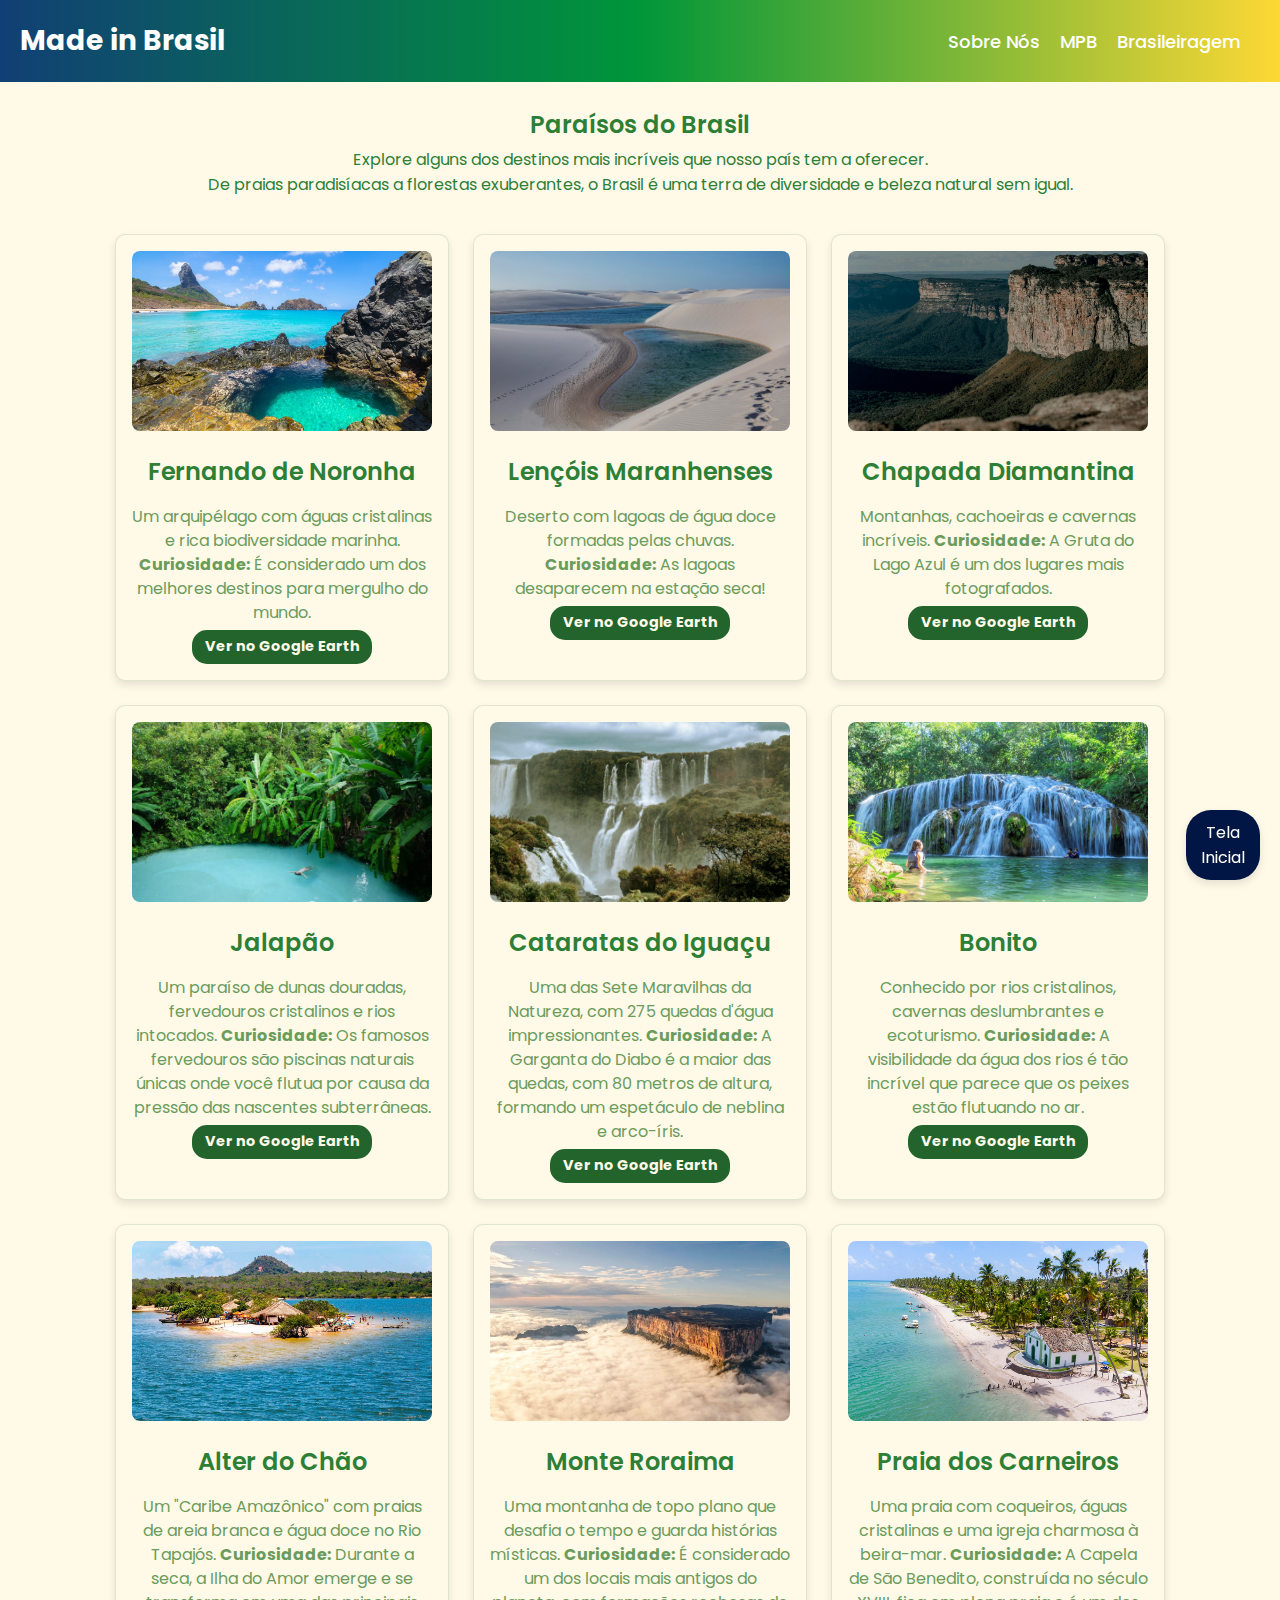
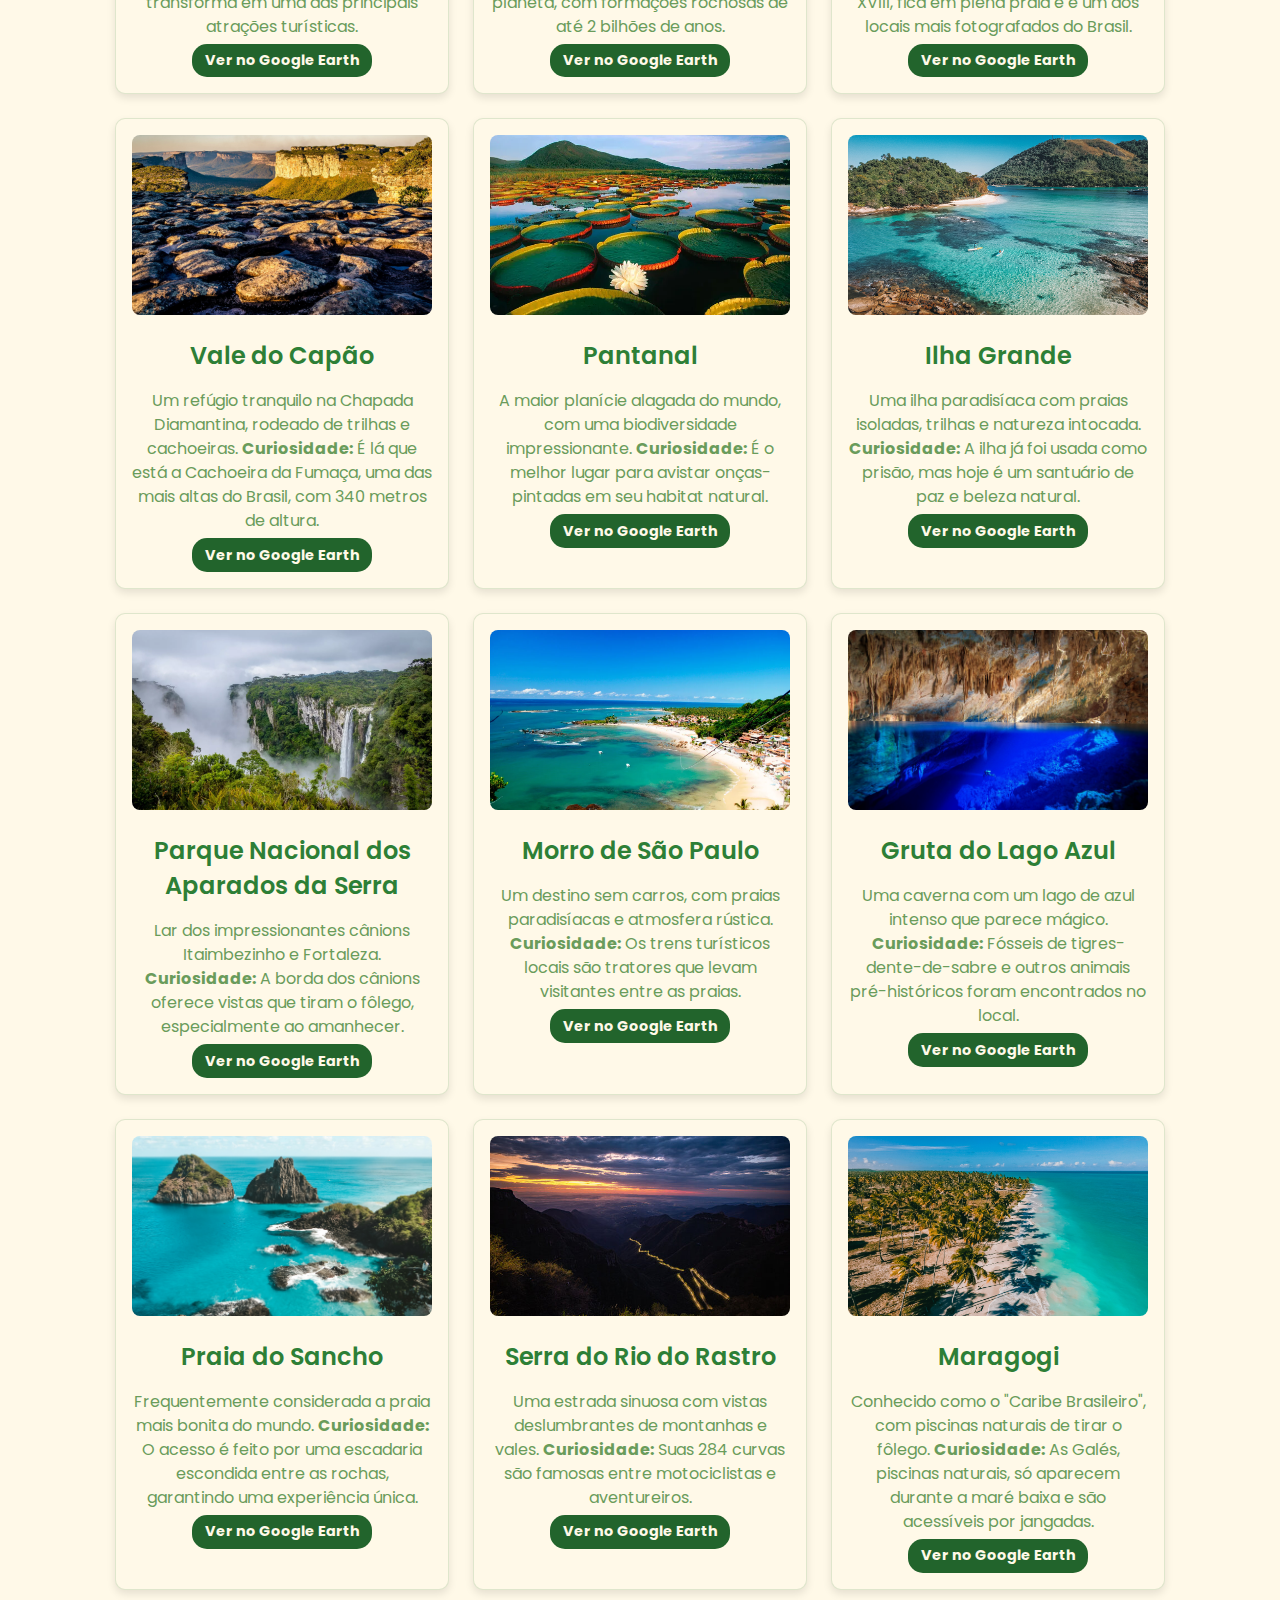
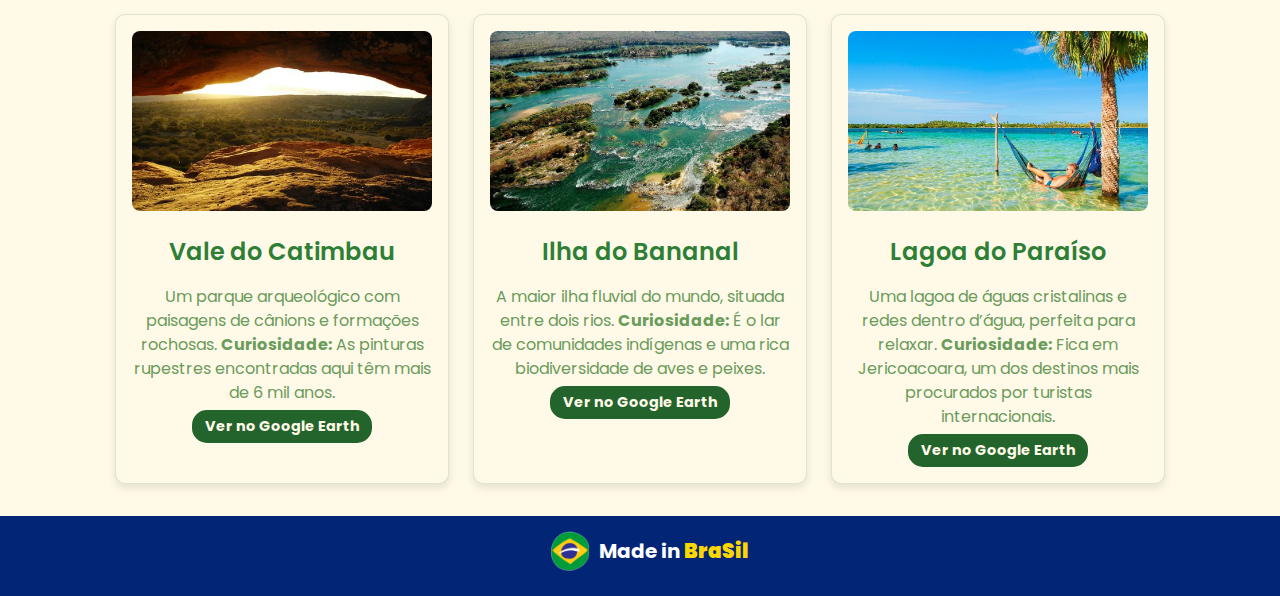
<file: paisagem.html>
<!DOCTYPE html>
<html lang="pt-BR">
<head>
    <meta charset="UTF-8">
    <meta name="viewport" content="width=device-width, initial-scale=1.0">
    <title>Paraísos do Brasil</title>
    <link href="https://fonts.googleapis.com/css2?family=Poppins:wght@300;400;600&display=swap" rel="stylesheet">
    <link rel="stylesheet" href="paraíso.css">

    <link rel="shortcut icon" type="image/logo.png" href="./imagem/log.png">
</head>
<body id="top">
    <!-- Cabeçalho -->
    <header class="header-bar">
        <div class="navbar">
            <h1><a href="index.html" class="logo">Made in Brasil</a></h1>
            <nav>
                <ul>
                    <li><a href="index.html">Sobre Nós</a></li>
                    <li><a href="mpb.html">MPB</a></li>
                    <li><a href="brasil.html">Brasileiragem</a></li>
                </ul>
            </nav>
        </div>
    </header>

    <!-- Introdução -->
    <section class="intro">
        <h2>Paraísos do Brasil</h2>
        <p>Explore alguns dos destinos mais incríveis que nosso país tem a oferecer.<br> De praias paradisíacas a florestas exuberantes, o Brasil é uma terra de diversidade e beleza natural sem igual.</p>
    </section>

    <!-- Galeria -->
    <section class="gallery">
        <div class="gallery-item">
            <img src="/imagem/noronha.jpg" alt="Fernando de Noronha">
            <h3>Fernando de Noronha</h3>
            <p>Um arquipélago com águas cristalinas e rica biodiversidade marinha. <strong>Curiosidade:</strong> É considerado um dos melhores destinos para mergulho do mundo.</p>
            <section class="earth-link">
                <a href="http://surl.li/xrcges" target="_blank"><strong>Ver no Google Earth</strong></a>
            </section>
        </div>

        <div class="gallery-item">
            <img src="/imagem/lencois.jpg" alt="Lençóis Maranhenses">
            <h3>Lençóis Maranhenses</h3>
            <p>Deserto com lagoas de água doce formadas pelas chuvas. <strong>Curiosidade:</strong> As lagoas desaparecem na estação seca!</p>
            <section class="earth-link">
                <a href="http://surl.li/tzithf" target="_blank"><strong>Ver no Google Earth</strong></a>
            </section>
        </div>

        <div class="gallery-item">
            <img src="/imagem/chapada.jpg" alt="Chapada Diamantina">
            <h3>Chapada Diamantina</h3>
            <p>Montanhas, cachoeiras e cavernas incríveis. <strong>Curiosidade:</strong> A Gruta do Lago Azul é um dos lugares mais fotografados.</p>
            <section class="earth-link">
                <a href="http://surl.li/mxphkd" target="_blank"><strong>Ver no Google Earth</strong></a>
            </section>
        </div>

        <div class="gallery-item">
            <img src="/imagem/jalapão.webp" alt="Jalapão">
            <h3>Jalapão</h3>
            <p>Um paraíso de dunas douradas, fervedouros cristalinos e rios intocados. <strong>Curiosidade:</strong> Os famosos fervedouros são piscinas naturais únicas onde você flutua por causa da pressão das nascentes subterrâneas.</p>
            <section class="earth-link">
                <a href="http://surl.li/mhngfn" target="_blank"><strong>Ver no Google Earth</strong></a>
            </section>
        </div>
        
        <div class="gallery-item">
            <img src="/imagem/cataratas.jpg" alt="Cataratas do Iguaçu">
            <h3>Cataratas do Iguaçu</h3>
            <p>Uma das Sete Maravilhas da Natureza, com 275 quedas d'água impressionantes. <strong>Curiosidade:</strong> A Garganta do Diabo é a maior das quedas, com 80 metros de altura, formando um espetáculo de neblina e arco-íris.</p>
            <section class="earth-link">
                <a href="http://surl.li/pdpoaf" target="_blank"><strong>Ver no Google Earth</strong></a>
            </section>
        </div>
        
        <div class="gallery-item">
            <img src="/imagem/bonito.jpg" alt="Bonito">
            <h3>Bonito</h3>
            <p>Conhecido por rios cristalinos, cavernas deslumbrantes e ecoturismo. <strong>Curiosidade:</strong> A visibilidade da água dos rios é tão incrível que parece que os peixes estão flutuando no ar.</p>
            <section class="earth-link">
                <a href="http://surl.li/pemymp" target="_blank"><strong>Ver no Google Earth</strong></a>
            </section>
        </div>
        
        <div class="gallery-item">
            <img src="/imagem/alter.jpg" alt="Alter do Chão">
            <h3>Alter do Chão</h3>
            <p>Um "Caribe Amazônico" com praias de areia branca e água doce no Rio Tapajós. <strong>Curiosidade:</strong> Durante a seca, a Ilha do Amor emerge e se transforma em uma das principais atrações turísticas.</p>
            <section class="earth-link">
                <a href="http://surl.li/sltkic" target="_blank"><strong>Ver no Google Earth</strong></a>
            </section>
        </div>
        
        <div class="gallery-item">
            <img src="/imagem/monte.png" alt="Monte Roraima">
            <h3>Monte Roraima</h3>
            <p>Uma montanha de topo plano que desafia o tempo e guarda histórias místicas. <strong>Curiosidade:</strong> É considerado um dos locais mais antigos do planeta, com formações rochosas de até 2 bilhões de anos.</p>
            <section class="earth-link">
                <a href="http://surl.li/fuljro" target="_blank"><strong>Ver no Google Earth</strong></a>
            </section>
        </div>
        
        <div class="gallery-item">
            <img src="/imagem/carneiros.jpg" alt="Praia dos Carneiros">
            <h3>Praia dos Carneiros</h3>
            <p>Uma praia com coqueiros, águas cristalinas e uma igreja charmosa à beira-mar. <strong>Curiosidade:</strong> A Capela de São Benedito, construída no século XVIII, fica em plena praia e é um dos locais mais fotografados do Brasil.</p>
            <section class="earth-link">
                <a href="http://surl.li/ctjdfp" target="_blank"><strong>Ver no Google Earth</strong></a>
            </section>
        </div>
        
        <div class="gallery-item">
            <img src="/imagem/vale.jpg" alt="Vale do Capão">
            <h3>Vale do Capão</h3>
            <p>Um refúgio tranquilo na Chapada Diamantina, rodeado de trilhas e cachoeiras. <strong>Curiosidade:</strong> É lá que está a Cachoeira da Fumaça, uma das mais altas do Brasil, com 340 metros de altura.</p>
            <section class="earth-link">
                <a href="http://surl.li/phtaak" target="_blank"><strong>Ver no Google Earth</strong></a>
            </section>
        </div>
        
        <div class="gallery-item">
            <img src="/imagem/pantanal.webp" alt="Pantanal">
            <h3>Pantanal</h3>
            <p>A maior planície alagada do mundo, com uma biodiversidade impressionante. <strong>Curiosidade:</strong> É o melhor lugar para avistar onças-pintadas em seu habitat natural.</p>
            <section class="earth-link">
                <a href="http://surl.li/lycyuh" target="_blank"><strong>Ver no Google Earth</strong></a>
            </section>
        </div>
        
        <div class="gallery-item">
            <img src="/imagem/ilha.jpg" alt="Ilha Grande">
            <h3>Ilha Grande</h3>
            <p>Uma ilha paradisíaca com praias isoladas, trilhas e natureza intocada. <strong>Curiosidade:</strong> A ilha já foi usada como prisão, mas hoje é um santuário de paz e beleza natural.</p>
            <section class="earth-link">
                <a href="http://surl.li/gujomk" target="_blank"><strong>Ver no Google Earth</strong></a>
            </section>
        </div>
        
        <div class="gallery-item">
            <img src="/imagem/aparados.webp" alt="Parque Nacional dos Aparados da Serra">
            <h3>Parque Nacional dos Aparados da Serra</h3>
            <p>Lar dos impressionantes cânions Itaimbezinho e Fortaleza. <strong>Curiosidade:</strong> A borda dos cânions oferece vistas que tiram o fôlego, especialmente ao amanhecer.</p>
            <section class="earth-link">
                <a href="http://surl.li/doabmo" target="_blank"><strong>Ver no Google Earth</strong></a>
            </section>
        </div>
        
        <div class="gallery-item">
            <img src="/imagem/morro.webp" alt="Morro de São Paulo">
            <h3>Morro de São Paulo</h3>
            <p>Um destino sem carros, com praias paradisíacas e atmosfera rústica. <strong>Curiosidade:</strong> Os trens turísticos locais são tratores que levam visitantes entre as praias.</p>
            <section class="earth-link">
                <a href="http://surl.li/duuzuy" target="_blank"><strong>Ver no Google Earth</strong></a>
            </section>
        </div>
        
        <div class="gallery-item">
            <img src="/imagem/gruta.jpg" alt="Gruta do Lago Azul">
            <h3>Gruta do Lago Azul</h3>
            <p>Uma caverna com um lago de azul intenso que parece mágico. <strong>Curiosidade:</strong> Fósseis de tigres-dente-de-sabre e outros animais pré-históricos foram encontrados no local.</p>
            <section class="earth-link">
                <a href="http://surl.li/bcyvon" target="_blank"><strong>Ver no Google Earth</strong></a>
            </section>
        </div>
        
        <div class="gallery-item">
            <img src="/imagem/sancho.jpg" alt="Praia do Sancho">
            <h3>Praia do Sancho</h3>
            <p>Frequentemente considerada a praia mais bonita do mundo. <strong>Curiosidade:</strong> O acesso é feito por uma escadaria escondida entre as rochas, garantindo uma experiência única.</p>
            <section class="earth-link">
                <a href="http://surl.li/uuwpwi" target="_blank"><strong>Ver no Google Earth</strong></a>
            </section>
        </div>
        
        <div class="gallery-item">
            <img src="/imagem/rastro.jpg" alt="Serra do Rio do Rastro">
            <h3>Serra do Rio do Rastro</h3>
            <p>Uma estrada sinuosa com vistas deslumbrantes de montanhas e vales. <strong>Curiosidade:</strong> Suas 284 curvas são famosas entre motociclistas e aventureiros.</p>
            <section class="earth-link">
                <a href="http://surl.li/edubxk" target="_blank"><strong>Ver no Google Earth</strong></a>
            </section>
        </div>
        
        <div class="gallery-item">
            <img src="/imagem/Maragogi.jpg" alt="Maragogi">
            <h3>Maragogi</h3>
            <p>Conhecido como o "Caribe Brasileiro", com piscinas naturais de tirar o fôlego. <strong>Curiosidade:</strong> As Galés, piscinas naturais, só aparecem durante a maré baixa e são acessíveis por jangadas.</p>
            <section class="earth-link">
                <a href="http://surl.li/ahkgof" target="_blank"><strong>Ver no Google Earth</strong></a>
            </section>
        </div>
        
        <div class="gallery-item">
            <img src="/imagem/catimbau.jpg" alt="Vale do Catimbau">
            <h3>Vale do Catimbau</h3>
            <p>Um parque arqueológico com paisagens de cânions e formações rochosas. <strong>Curiosidade:</strong> As pinturas rupestres encontradas aqui têm mais de 6 mil anos.</p>
            <section class="earth-link">
                <a href="http://surl.li/duziby" target="_blank"><strong>Ver no Google Earth</strong></a>
            </section>
        </div>
        
        <div class="gallery-item">
            <img src="/imagem/bananal.webp" alt="Ilha do Bananal">
            <h3>Ilha do Bananal</h3>
            <p>A maior ilha fluvial do mundo, situada entre dois rios. <strong>Curiosidade:</strong> É o lar de comunidades indígenas e uma rica biodiversidade de aves e peixes.</p>
            <section class="earth-link">
                <a href="http://surl.li/iibtwb" target="_blank"><strong>Ver no Google Earth</strong></a>
            </section>
        </div>
        
        <div class="gallery-item">
            <img src="/imagem/Lagoa.jpg" alt="Lagoa do Paraíso">
            <h3>Lagoa do Paraíso</h3>
            <p>Uma lagoa de águas cristalinas e redes dentro d’água, perfeita para relaxar. <strong>Curiosidade:</strong> Fica em Jericoacoara, um dos destinos mais procurados por turistas internacionais.</p>
            <section class="earth-link">
                <a href="http://surl.li/krodne" target="_blank"><strong>Ver no Google Earth</strong></a>
            </section>
        </div>
        </section> 
        
            <a href="#top" class="back-to-top">Tela<br>Inicial</a>

        <footer class="footer">
            <div class="footer-content">
                <img src="./imagem/log.png" alt="Logo Made in BraSil" class="footer-logo">
                <span class="footer-text">Made in <strong>BraSil</strong></span>
            </div>
        </footer>
        
</body>
</html>
</file>
<file: styles.css>
/* Geral */
body {
    font-family: 'Poppins', sans-serif;
    margin: 0;
    padding: 0;
    box-sizing: border-box;
    background-color: #FFF9E8; /* Amarelo claro */
    color: #2D7F36; /* Verde escuro */
}

/* Cabeçalho */
header {
    background: linear-gradient(to right,#113f75, #009639, #FDD835); /* Verde e Amarelo vibrante */
    padding: 1rem 1rem;
    text-align: center;
    color: white;
}

header h1 {
    font-size: 3rem;
    font-weight: 600;
    margin-bottom: -1.6rem;
}

header p {
    font-size: 1.2rem;
    font-weight: 300;
    margin-bottom: 1rem;
}

/* Introdução */
.intro {
    text-align: center;
    padding: 2rem;
    background-color: #FFF9E8;
    border-radius: 12px;
    margin-top: 2rem;
}

.intro h2 {
    font-size: 2.5rem;
    color: #2D7F36;
}

.intro p {
    font-size: 1.2rem;
    color: #6A9C5B;
    margin-top: 1rem;
}

/* Cards de Navegação */
.cards {
    display: flex;
    justify-content: center;
    gap: 2rem;
    margin-top: 3rem;
    padding: 0 2rem;
    flex-wrap: wrap;
}

.card {
    background-color: #FFEB3B;
    padding: 2rem;
    width: 300px;
    text-align: center;
    border-radius: 15px;
    box-shadow: 0 4px 12px rgba(0, 0, 0, 0.1);
    transition: transform 0.3s ease, box-shadow 0.3s ease;
}

.card img {
    width: 100%;
    border-radius: 10px;
    height: 180px;
    object-fit: cover;
}

.card h3 {
    font-size: 1.8rem;
    margin: 1rem 0;
    color: #2D7F36;
}

.card p {
    font-size: 1rem;
    color: #0f3404;
}

.card:hover {
    transform: translateY(-10px);
    box-shadow: 0 8px 20px rgba(0, 0, 0, 0.15);
}

.card .btn {
    display: inline-block;
    background-color: #FFEB3B;
    color: #2D7F36;
    padding: 0.8rem 1.2rem;
    border-radius: 8px;
    text-decoration: none;
    font-weight: 600;
    margin-top: 1rem;
    transition: color 0.3s;
}

.card .btn:hover {
    color: #134b94; /* Cor do texto muda para branco no hover */
    transform: scale(1.05); /* Leve zoom no hover */
}

/* Seção de Polaroids */
.polaroids {
    text-align: center;
    padding: 3rem 1rem;
    background-color: #FFF9E8;
    margin-top: -2rem;
}

.polaroids h2 {
    font-size: 2rem;
    color: #2D7F36;
    margin-bottom: 2rem;
}

.polaroid-gallery {
    display: grid;
    grid-template-columns: repeat(3, 1fr); /* Três colunas */
    gap: 2rem; /* Espaçamento entre as imagens */
    justify-content: center;
    align-items: center;
    margin: 0 auto;
    max-width: 900px; /* Limita a largura total */
}

.polaroid {
    background: #022675;
    border: 10px #022675;
    box-shadow: 0 4px 10px rgba(0, 0, 0, 0.2);
    text-align: center;
    padding: 1rem 0.5rem;
    border-radius: 8px;
    width: 200px;
    transition: transform 0.3s ease, box-shadow 0.3s ease;
}

.polaroid img {
    width: 100%;
    height: 200px;
    object-fit: cover;
    border-radius: 5px;
}

.polaroid p {
    font-size: 1rem;
    color: #c5d8ff;
    margin-top: 0.5rem;
}


/* Rodapé */
footer .about {
    text-align: center;
    padding: 2rem;
    background-color: #FFF9E8;
    margin-top: 3rem;
}

footer .about-title {
    font-size: 2rem;
    font-weight: 600;
    color: #2D7F36;
    margin-bottom: 1rem;
    margin-top: -6.5rem;
}

footer .about-text {
    font-size: 1.2rem;
    color: #6A9C5B;
    line-height: 1.6;
}

/* Estilos do Rodapé */
.footer {
    background-color: #022675;
    color: #ffffff;
    padding: 15px 10px;
    text-align: center;
    font-family: 'Poppins', sans-serif;
    display: block; 
    width: 100%;
    position: relative;
    bottom: 0; 
}

/* Estilos do conteúdo do rodapé */
.footer-content {
    display: flex;
    align-items: center;
    justify-content: center; /* Centraliza os itens no rodapé */
    margin-bottom: 10px;
}

/* Estilos da logo */
.footer-logo {
    height: 40px; /* Altura da logo */
    width: auto;
    margin-right: 10px; /* Espaço entre a logo e o texto */
}

/* Estilos do texto */
.footer-text {
    font-size: 20px;
    color: #ffffff;
    font-weight: bold;
}

.footer-text strong {
    color: #FFD700; /* Destaca a palavra "BraSil" com uma cor dourada */
}
</file>
<file: brasil.css>
/* Estilos Gerais */
body {
    font-family: 'Poppins', sans-serif;
    margin: 0;
    padding: 0;
    box-sizing: border-box;
    background-color: #FFF9E8; /* Amarelo claro */ 
    color: #2D7F36; /* Verde escuro */
}

a {
    text-decoration: none;
    color: inherit;
}

h1, h3 {
    font-weight: 600;
}

h2 {
    margin-bottom: 5px;
    margin-top: 25px;
    font-weight: 600;
    text-align: center;
}

P {
    margin-top: 0.3rem;
    margin-bottom: 5px;
    text-align: center;
}

/* Cabeçalho com degradê de cores verde, amarelo e azul */
.header-bar {
    background: linear-gradient(to right, #113f75, #009639, #FDD835);
    padding: 20px 0;
    color: white;
}

.navbar {
    display: flex;
    justify-content: space-between;
    align-items: center;
    padding: 0 20px;
}

.navbar h1 {
    font-size: 28px;
    margin: 0;
    font-weight: bold;
    color: #fff;
    text-decoration: none;
}

.navbar nav ul {
    list-style: none;
    padding: 0;
    margin: 0;
    display: flex;
}

.navbar nav ul li {
    margin-right: 20px;
}

.navbar nav ul li a {
    color: white;
    text-decoration: none;
    font-size: 18px;
    font-weight: 500;
    transition: color 0.3s;
}

.navbar nav ul li a:hover {
    color: #fcd116; /* Amarelo */
}

/* Estilo para a navegação */
.navbar nav ul li a {
    color: #fff;
    }
    
.navbar nav ul li a:hover {
    color:#06284e;
    }

.logo{
        text-decoration: none;
        color: #ffff;
    }

/* Galeria */
.gallery {
    display: grid;
    grid-template-columns: repeat(auto-fill, minmax(250px, 1fr));
    gap: 20px;
    padding: 20px;
    margin-top: 20px;
}

.gallery-item {
    background-color: white;
    border-radius: 8px;
    overflow: hidden;
    box-shadow: 0 4px 8px rgba(0, 0, 0, 0.1);
    text-align: center;
    padding: 10px;
}

.gallery-item img {
    width: 100%;
    height: auto;
    border-radius: 8px;
}

.gallery-item p {
    margin: 10px 0 0;
    font-size: 16px;
    font-weight: bold;
}

/* Responsividade */
@media (max-width: 768px) {
    .gallery {
        grid-template-columns: 1fr;
    }

    .header .menu {
        flex-direction: column;
        gap: 10px;
    }
}

.back-to-top {
    position: fixed;
    bottom: 20px;
    right: 20px;
    background-color: #b64600; /* Cor verde */
    color: white;
    padding: 10px 15px;
    border-radius: 25px;
    font-size: 1rem;
    text-align: center;
    box-shadow: 0 4px 8px rgba(0, 0, 0, 0.1);
    transition: background-color 0.3s ease;
    z-index: 9999; /* Garante que o botão fique acima de outros elementos */
}

.back-to-top:hover {
    background-color: #3db600; /* Cor verde mais escura */
    z-index: 10000; /* Garante que o botão fique ainda mais destacado quando estiver sendo hoverizado */
}


/* Estilos do Rodapé */
.footer {
    background-color: #022675;
    color: #ffffff;
    padding: 15px 10px;
    text-align: center;
    font-family: 'Poppins', sans-serif;
    display: block; /* Garante que o rodapé ocupe toda a largura */
    width: 100%; /* Faz o rodapé ocupar 100% da largura */
    position: relative; /* Garante que o rodapé seja posicionado de forma correta */
    bottom: 0; /* Alinha o rodapé no fundo da página */
}

/* Estilos do conteúdo do rodapé */
.footer-content {
    display: flex;
    align-items: center;
    justify-content: center; /* Centraliza os itens no rodapé */
    margin-bottom: 10px;
}

/* Estilos da logo */
.footer-logo {
    height: 40px; /* Altura da logo */
    width: auto;
    margin-right: 10px; /* Espaço entre a logo e o texto */
}

/* Estilos do texto */
.footer-text {
    font-size: 20px;
    color: #ffffff;
    font-weight: bold;
}

.footer-text strong {
    color: #FFD700; /* Destaca a palavra "BraSil" com uma cor dourada */
}
</file>
<file: mpb.css>
/* Estilos gerais para o body */
body {
    font-family: 'Poppins', sans-serif;
    margin: 0;
    padding: 0;
    background-color: #f0f0f0;
    color: #000000;
}

/* Cabeçalho com degradê de cores verde, amarelo e azul */
.header-bar {
    background: linear-gradient(to right, #113f75, #009639, #FDD835);
    padding: 20px 0;
    color: white;
    text-decoration: none;

}

.navbar {
    display: flex;
    justify-content: space-between;
    align-items: center;
    padding: 0 20px;
    text-decoration: none;
}

.navbar h1 {
    font-size: 28px;
    margin: 0;
    font-weight: bold;
    color: #fff;
    text-decoration: none;
}

.navbar nav ul {
    list-style: none;
    padding: 0;
    margin: 0;
    display: flex;
}

.navbar nav ul li {
    margin-right: 20px;
}

.navbar nav ul li a {
    color: white;
    text-decoration: none;
    font-size: 18px;
    font-weight: 500;
    transition: color 0.3s;
}

.navbar nav ul li a:hover {
    color: #fcd116; /* Amarelo */
}

/* Estilo para a navegação */
.navbar nav ul li a {
    color: #fff;
    }
    
.navbar nav ul li a:hover {
    color:#06284e;
    }

/* Estilos para a seção de informações dos artistas */
.mpb-info {
    padding: 40px 20px;
    background-color: #fff;
}

.mpb-info h2 {
    font-size: 36px;
    color: #000000;
    margin-bottom: 30px;
    text-align: center;
}

.artist {
    background-color: #fff;
    margin-bottom: 30px;
    padding: 45px;
    border-radius: 8px;
    box-shadow: 0 4px 6px rgba(0, 0, 0, 0.1);
    border-left: 8px solid #009c3b; /* Verde para destacar cada bloco */
    transition: box-shadow 0.3s, transform 0.3s;
}

.artist:hover {
    transform: scale(1.02);
    background-color: #e9e9e9;
    transition: 0.5s;
    box-shadow: 0 6px 12px rgba(0, 0, 0, 0.2);
}

.artist h3 {
    font-size: 26px;
    color: #0a274d;
    margin-bottom: 10px;
    text-transform: uppercase;
    letter-spacing: 1px;
}

.artist img.artist-img {
    max-width: 100%;
    height: auto;
    border-radius: 8px;
    margin-top: 10px;
    border: 2px solid #00a1e6; /* Azul */
}

.album-img {
    max-width: 50%;
    height: auto;
    margin-top: 10px;
    border-radius: 8px;
    border: 2px solid #fcd116; /* Amarelo */
}

album-img :hover{
    max-width: 50%;
    height: auto;
    margin-top: 10px;
    border-radius: 8px;
    border: 2px solid #fcd116; /* Amarelo */
}

.album-imgrit{
    border: none;
    border-radius: none;
}

.album-imgcrt{
    border: none;
    border-radius:8px;
}

.artist p {
    font-size: 16px;
    line-height: 1.8;
    margin-top: 10px;
}

.artist p strong {
    font-weight: bold;
}

.artist p a {
    color: #00a1e6; /* Azul para links */
    text-decoration: none;
}

.artist p a:hover {
    text-decoration: underline;
}


/* Responsividade */
@media (max-width: 768px) {
    .navbar h1 {
        font-size: 24px;
    }

    .navbar nav ul {
        flex-direction: column;
        align-items: center;
    }

    .navbar nav ul li {
        margin: 10px 0;
    }

    .artist {
        padding: 15px;
    }

    .artist h3 {
        font-size: 22px;
    }

    .artist p {
        font-size: 14px;
    }
}

.logo{
    text-decoration: none;
    color: #ffff;
}

.back-to-top {
    position: fixed;
    bottom: 20px;
    right: 20px;
    background-color: #ffe227; /* Cor verde */
    color: rgb(80, 102, 0);
    padding: 10px 15px;
    border-radius: 25px;
    font-size: 1rem;
    text-align: center;
    box-shadow: 0 4px 8px rgba(0, 0, 0, 0.1);
    transition: background-color 0.3s ease;
    z-index: 9999; 
    text-decoration: none;
}

.back-to-top:hover {
    background-color: #a2ff51; /* Cor verde mais escura */
    text-decoration: none;
    z-index: 10000; /* Garante que o botão fique ainda mais destacado quando estiver sendo hoverizado */
}


/* Estilos do Rodapé */
.footer {
    background-color: #022675;
    color: #ffffff;
    padding: 15px 10px;
    text-align: center;
    font-family: 'Poppins', sans-serif;
    display: block; /* Garante que o rodapé ocupe toda a largura */
    width: 100%; /* Faz o rodapé ocupar 100% da largura */
    position: relative; /* Garante que o rodapé seja posicionado de forma correta */
    bottom: 0; /* Alinha o rodapé no fundo da página */
}

/* Estilos do conteúdo do rodapé */
.footer-content {
    display: flex;
    align-items: center;
    justify-content: center; /* Centraliza os itens no rodapé */
    margin-bottom: 10px;
}

/* Estilos da logo */
.footer-logo {
    height: 40px; /* Altura da logo */
    width: auto;
    margin-right: 10px; /* Espaço entre a logo e o texto */
}

/* Estilos do texto */
.footer-text {
    font-size: 20px;
    color: #ffffff;
    font-weight: bold;
}

.footer-text strong {
    color: #FFD700; /* Destaca a palavra "BraSil" com uma cor dourada */
}
</file>
<file: paraíso.css>
/* Estilos Gerais */
body {
    font-family: 'Poppins', sans-serif;
    margin: 0;
    padding: 0;
    box-sizing: border-box;
    background-color: #FFF9E8; /* Amarelo claro */ 
    color: #2D7F36; /* Verde escuro */
}

a {
    text-decoration: none;
    color: inherit;
}

h1, h3 {
    font-weight: 600;
}

h2 {
    margin-bottom: 5px;
    margin-top: 25px;
    font-weight: 600;
    text-align: center;
}

P {
    margin-top: 0.3rem;
    margin-bottom: 5px;
    text-align: center;
}

/* Cabeçalho com degradê de cores verde, amarelo e azul */
.header-bar {
    background: linear-gradient(to right, #113f75, #009639, #FDD835);
    padding: 20px 0;
    color: white;
}

.navbar {
    display: flex;
    justify-content: space-between;
    align-items: center;
    padding: 0 20px;
}

.navbar h1 {
    font-size: 28px;
    margin: 0;
    font-weight: bold;
    color: #fff;
    text-decoration: none;
}

.navbar nav ul {
    list-style: none;
    padding: 0;
    margin: 0;
    display: flex;
}

.navbar nav ul li {
    margin-right: 20px;
}

.navbar nav ul li a {
    color: white;
    text-decoration: none;
    font-size: 18px;
    font-weight: 500;
    transition: color 0.3s;
}

.navbar nav ul li a:hover {
    color: #fcd116; /* Amarelo */
}

/* Estilo para a navegação */
.navbar nav ul li a {
    color: #fff;
    }
    
.navbar nav ul li a:hover {
    color:#06284e;
    }


/* Galeria */
.gallery {
    display: flex;
    flex-wrap: wrap;
    gap: 1.5rem;
    justify-content: center;
    padding: 2rem 1rem;
}

.gallery-item {
    background-color: #FFF9E8;
    border: 1px solid #2d7f3727;
    border-radius: 10px;
    width: 300px;
    text-align: center;
    padding: 1rem;
    box-shadow: 0 4px 8px rgba(0, 0, 0, 0.1);
    transition: transform 0.3s ease;
}

.gallery-item img {
    width: 100%;
    border-radius: 8px;
    height: 180px;
    object-fit: cover;
}

.gallery-item h3 {
    margin: 1rem 0;
    font-size: 1.5rem;
}

.gallery-item p {
    font-size: 1rem;
    line-height: 1.5;
    color: #6A9C5B;
}

.gallery-item:hover {
    transform: scale(1.05);
    box-shadow: 0 6px 12px rgba(0, 0, 0, 0.15);
}

.earth-link {
    display: inline-block;
    font-size: 0.9rem; /* Tamanho menor da fonte */
    padding: 0.4rem 0.8rem; /* Menor padding */
    background-color: #22642C; /* Verde escuro */
    color: #FFF9E8; /* Amarelo claro */
    text-align: center;
    border: none;
    border-radius: 15px; /* Arredondamento dos cantos */
    text-decoration: none;
    transition: background-color 0.3s ease, transform 0.2s ease; /* Transições suaves */
}

.earth-link:hover {
    background-color: #004db3; /* Tom mais escuro no hover */
    transform: scale(1.05); /* Leve zoom no hover */
}

.back-to-top {
    position: fixed;
    bottom: 20px;
    right: 20px;
    background-color: #011644; /* Cor verde */
    color: white;
    padding: 10px 15px;
    border-radius: 25px;
    font-size: 1rem;
    text-align: center;
    box-shadow: 0 4px 8px rgba(0, 0, 0, 0.1);
    transition: background-color 0.3s ease;
    z-index: 9999; /* Garante que o botão fique acima de outros elementos */
}

.back-to-top:hover {
    background-color: #719efd; /* Cor verde mais escura */
    z-index: 10000; /* Garante que o botão fique ainda mais destacado quando estiver sendo hoverizado */
}


/* Estilos do Rodapé */
.footer {
    background-color: #022675;
    color: #ffffff;
    padding: 15px 10px;
    text-align: center;
    font-family: 'Poppins', sans-serif;
    display: block; /* Garante que o rodapé ocupe toda a largura */
    width: 100%; /* Faz o rodapé ocupar 100% da largura */
    position: relative; /* Garante que o rodapé seja posicionado de forma correta */
    bottom: 0; /* Alinha o rodapé no fundo da página */
}

/* Estilos do conteúdo do rodapé */
.footer-content {
    display: flex;
    align-items: center;
    justify-content: center; /* Centraliza os itens no rodapé */
    margin-bottom: 10px;
}

/* Estilos da logo */
.footer-logo {
    height: 40px; /* Altura da logo */
    width: auto;
    margin-right: 10px; /* Espaço entre a logo e o texto */
}

/* Estilos do texto */
.footer-text {
    font-size: 20px;
    color: #ffffff;
    font-weight: bold;
}

.footer-text strong {
    color: #FFD700; /* Destaca a palavra "BraSil" com uma cor dourada */
}
</file>
